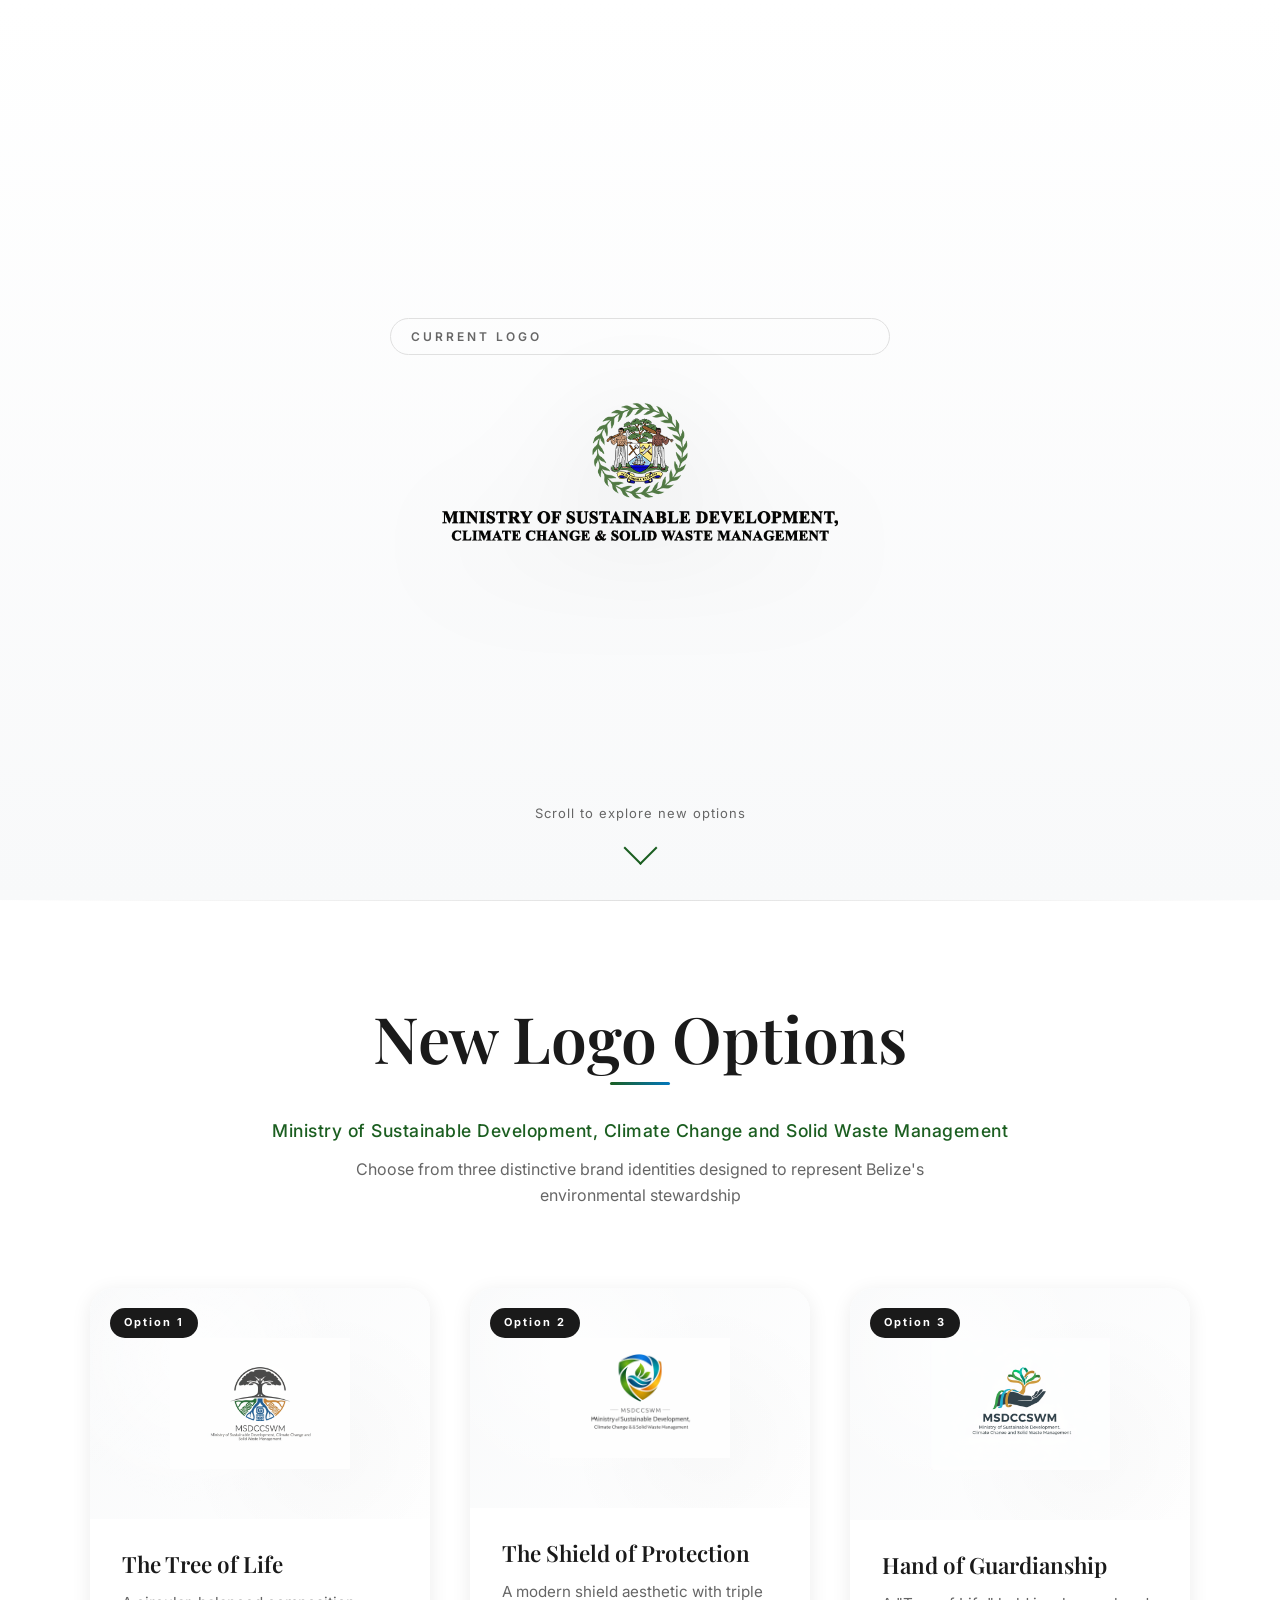
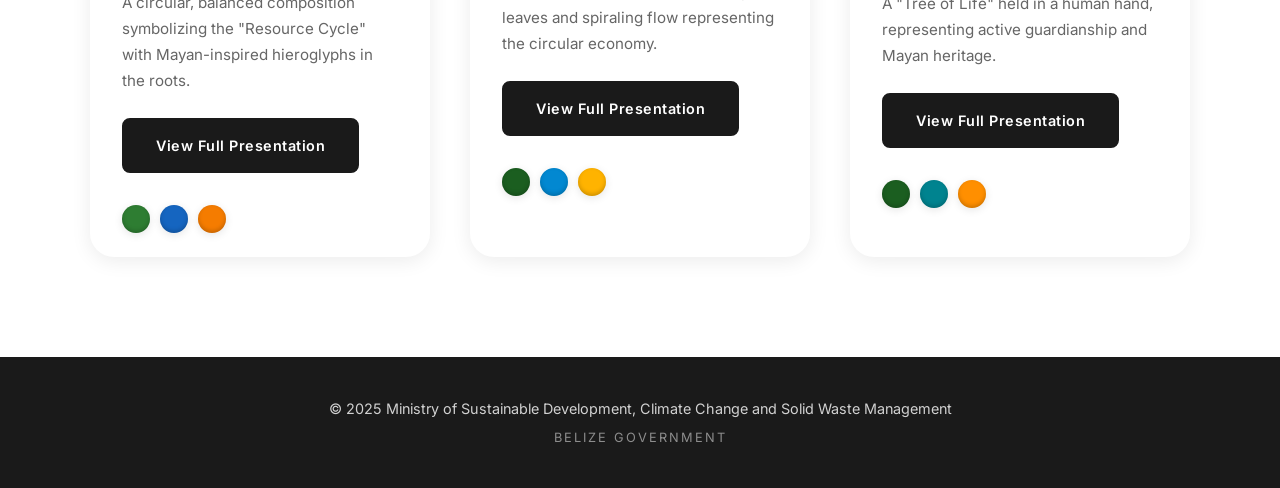
<file: index.html>
<!DOCTYPE html>
<html lang="en">
<head>
    <meta charset="UTF-8">
    <meta name="viewport" content="width=device-width, initial-scale=1.0">
    <title>MSDCCSWM - New Logo Options 2025</title>
    <link rel="stylesheet" href="css/styles.css">
    <link rel="preconnect" href="https://fonts.googleapis.com">
    <link rel="preconnect" href="https://fonts.gstatic.com" crossorigin>
    <link href="https://fonts.googleapis.com/css2?family=Playfair+Display:wght@400;600;700&family=Inter:wght@300;400;500;600;700&display=swap" rel="stylesheet">
</head>
<body>
    <!-- Decorative Elements -->
    <div class="bg-pattern"></div>
    <div class="floating-shape shape-1"></div>
    <div class="floating-shape shape-2"></div>
    <div class="floating-shape shape-3"></div>

    <!-- Old Logo Section -->
    <section class="old-logo-section" id="old-logo">
        <div class="container">
            <div class="section-label">Current Logo</div>
            <div class="old-logo-wrapper">
                <img src="MSDCCSWM NEW LOGO 2025 top bottom.png" alt="MSDCCSWM Current Logo" class="old-logo">
            </div>
            <div class="scroll-indicator">
                <span>Scroll to explore new options</span>
                <div class="scroll-arrow"></div>
            </div>
        </div>
    </section>

    <!-- New Options Section -->
    <section class="options-section" id="options">
        <div class="container">
            <div class="main-title">
                <h1>New Logo Options</h1>
                <p class="subtitle">Ministry of Sustainable Development, Climate Change and Solid Waste Management</p>
                <p class="tagline">Choose from three distinctive brand identities designed to represent Belize's environmental stewardship</p>
            </div>

            <div class="options-grid">
                <!-- Option 1 -->
                <div class="option-card" id="option1">
                    <div class="option-number">Option 1</div>
                    <div class="option-preview">
                        <img src="Option 1/LOGO.png" alt="Option 1 Logo">
                    </div>
                    <div class="option-info">
                        <h2>The Tree of Life</h2>
                        <p>A circular, balanced composition symbolizing the "Resource Cycle" with Mayan-inspired hieroglyphs in the roots.</p>
                        <a href="option1/index.html" class="btn btn-primary">View Full Presentation</a>
                    </div>
                    <div class="option-colors">
                        <span class="color-dot" style="background: #2E7D32;"></span>
                        <span class="color-dot" style="background: #1565C0;"></span>
                        <span class="color-dot" style="background: #F57C00;"></span>
                    </div>
                </div>

                <!-- Option 2 -->
                <div class="option-card" id="option2">
                    <div class="option-number">Option 2</div>
                    <div class="option-preview">
                        <img src="Option 2/LOGO.png" alt="Option 2 Logo">
                    </div>
                    <div class="option-info">
                        <h2>The Shield of Protection</h2>
                        <p>A modern shield aesthetic with triple leaves and spiraling flow representing the circular economy.</p>
                        <a href="option2/index.html" class="btn btn-primary">View Full Presentation</a>
                    </div>
                    <div class="option-colors">
                        <span class="color-dot" style="background: #1B5E20;"></span>
                        <span class="color-dot" style="background: #0288D1;"></span>
                        <span class="color-dot" style="background: #FFB300;"></span>
                    </div>
                </div>

                <!-- Option 3 -->
                <div class="option-card" id="option3">
                    <div class="option-number">Option 3</div>
                    <div class="option-preview">
                        <img src="Option 3/LOGO.png" alt="Option 3 Logo">
                    </div>
                    <div class="option-info">
                        <h2>Hand of Guardianship</h2>
                        <p>A "Tree of Life" held in a human hand, representing active guardianship and Mayan heritage.</p>
                        <a href="option3/index.html" class="btn btn-primary">View Full Presentation</a>
                    </div>
                    <div class="option-colors">
                        <span class="color-dot" style="background: #1B5E20;"></span>
                        <span class="color-dot" style="background: #00838F;"></span>
                        <span class="color-dot" style="background: #FF8F00;"></span>
                    </div>
                </div>
            </div>
        </div>
    </section>

    <!-- Footer -->
    <footer class="footer">
        <div class="container">
            <p>&copy; 2025 Ministry of Sustainable Development, Climate Change and Solid Waste Management</p>
            <p class="footer-sub">Belize Government</p>
        </div>
    </footer>

    <script src="js/main.js"></script>
</body>
</html>
</file>
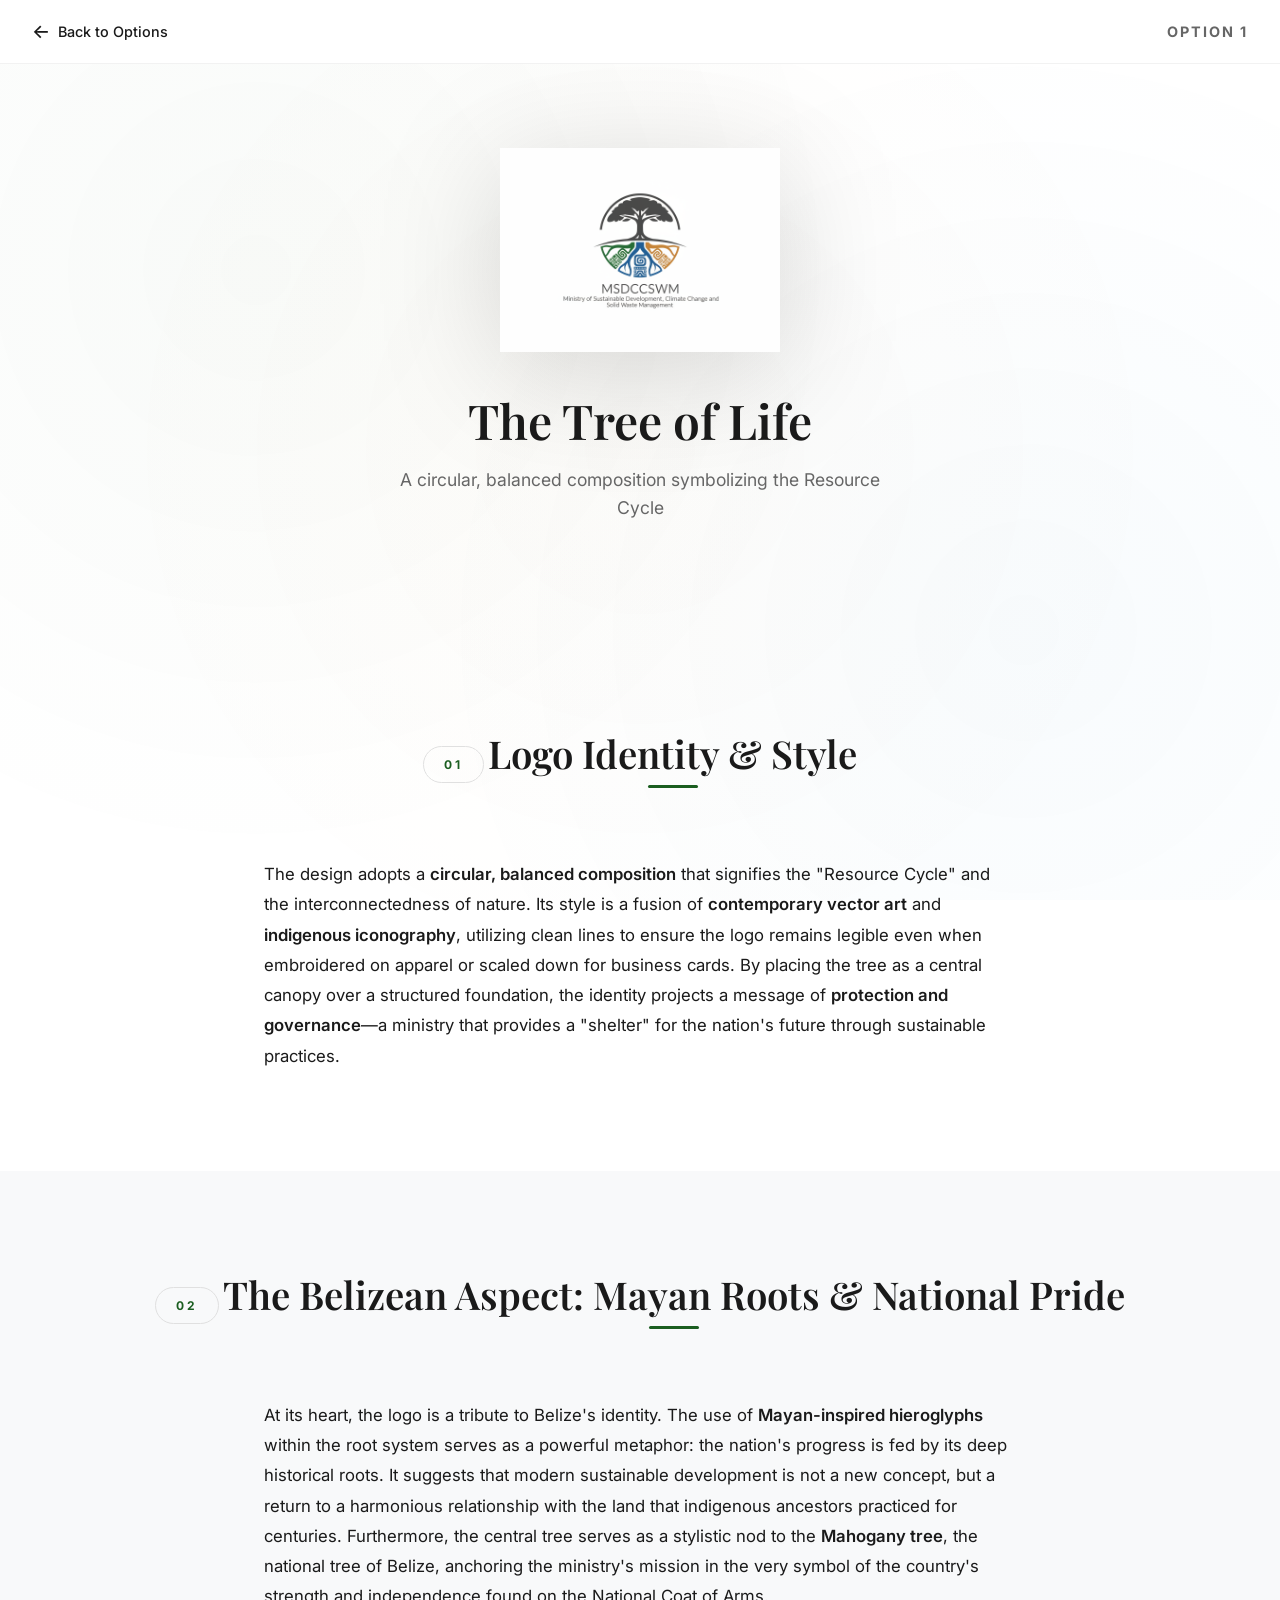
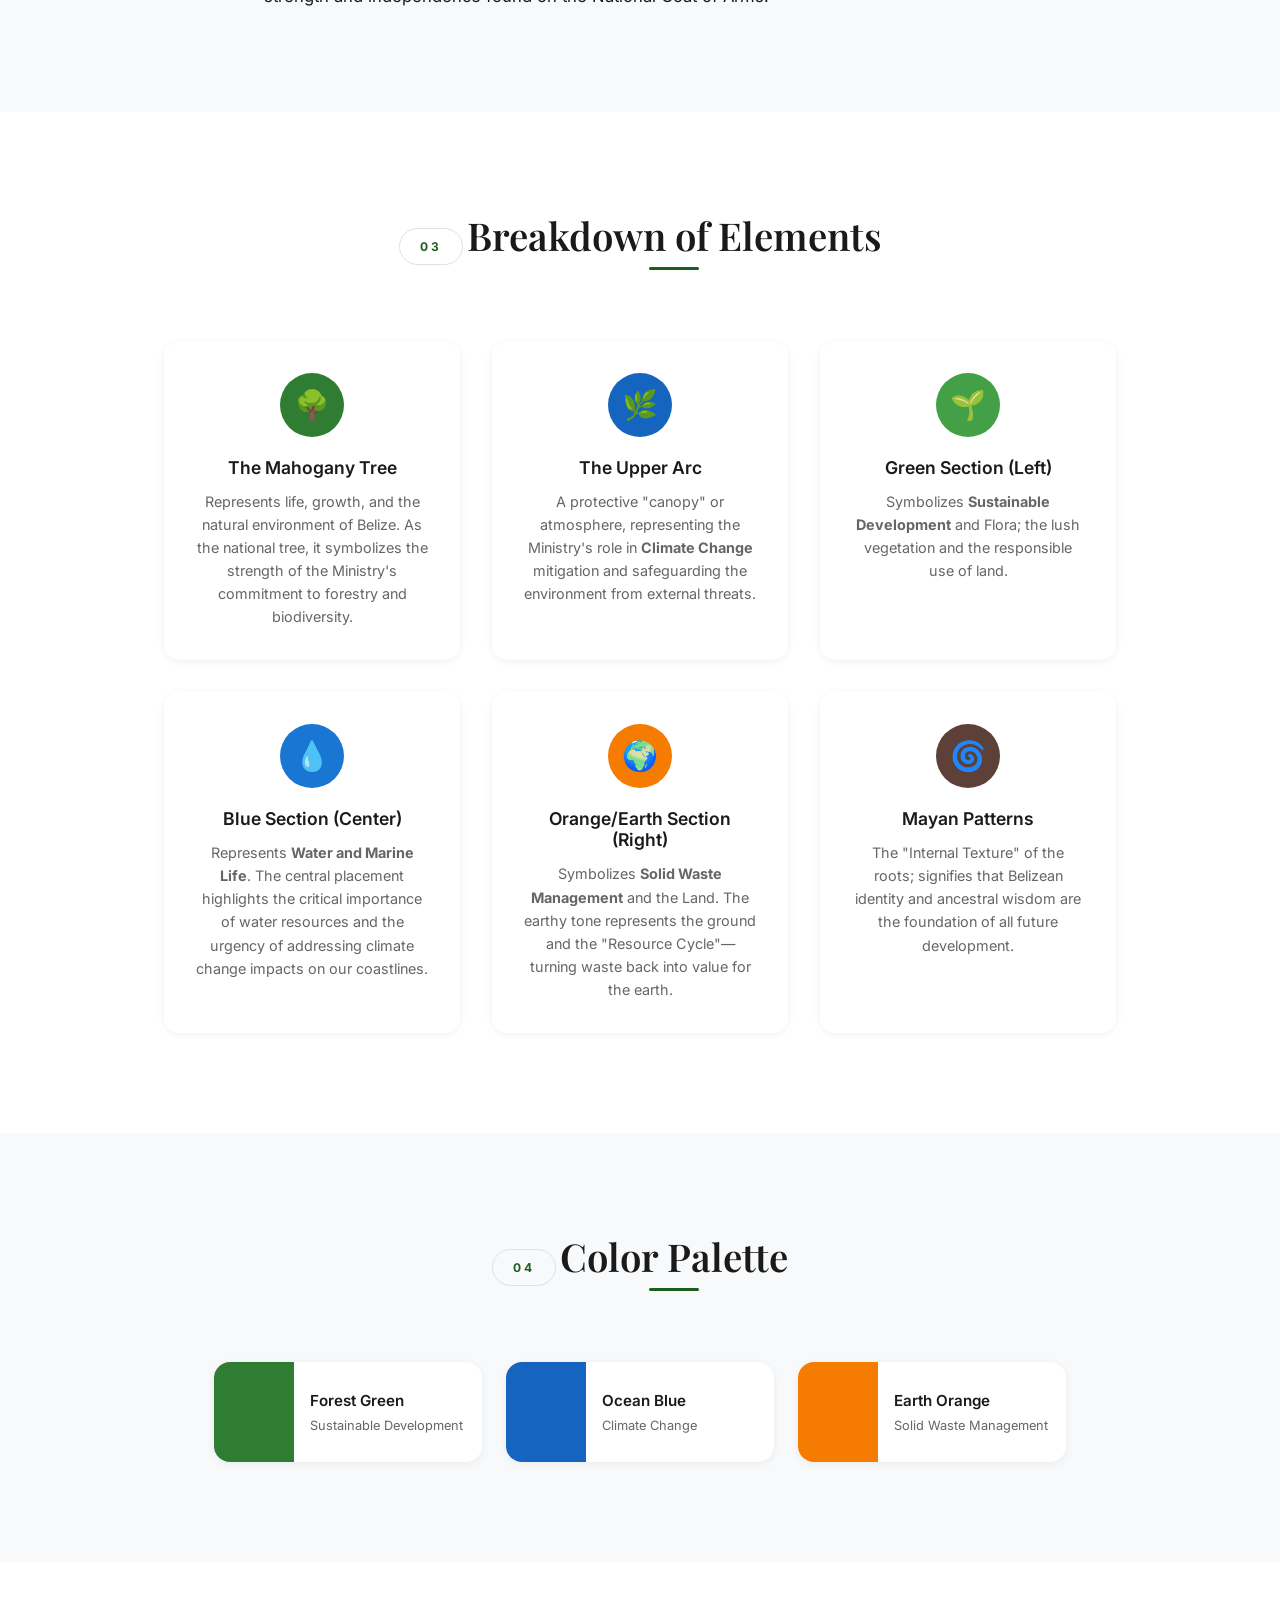
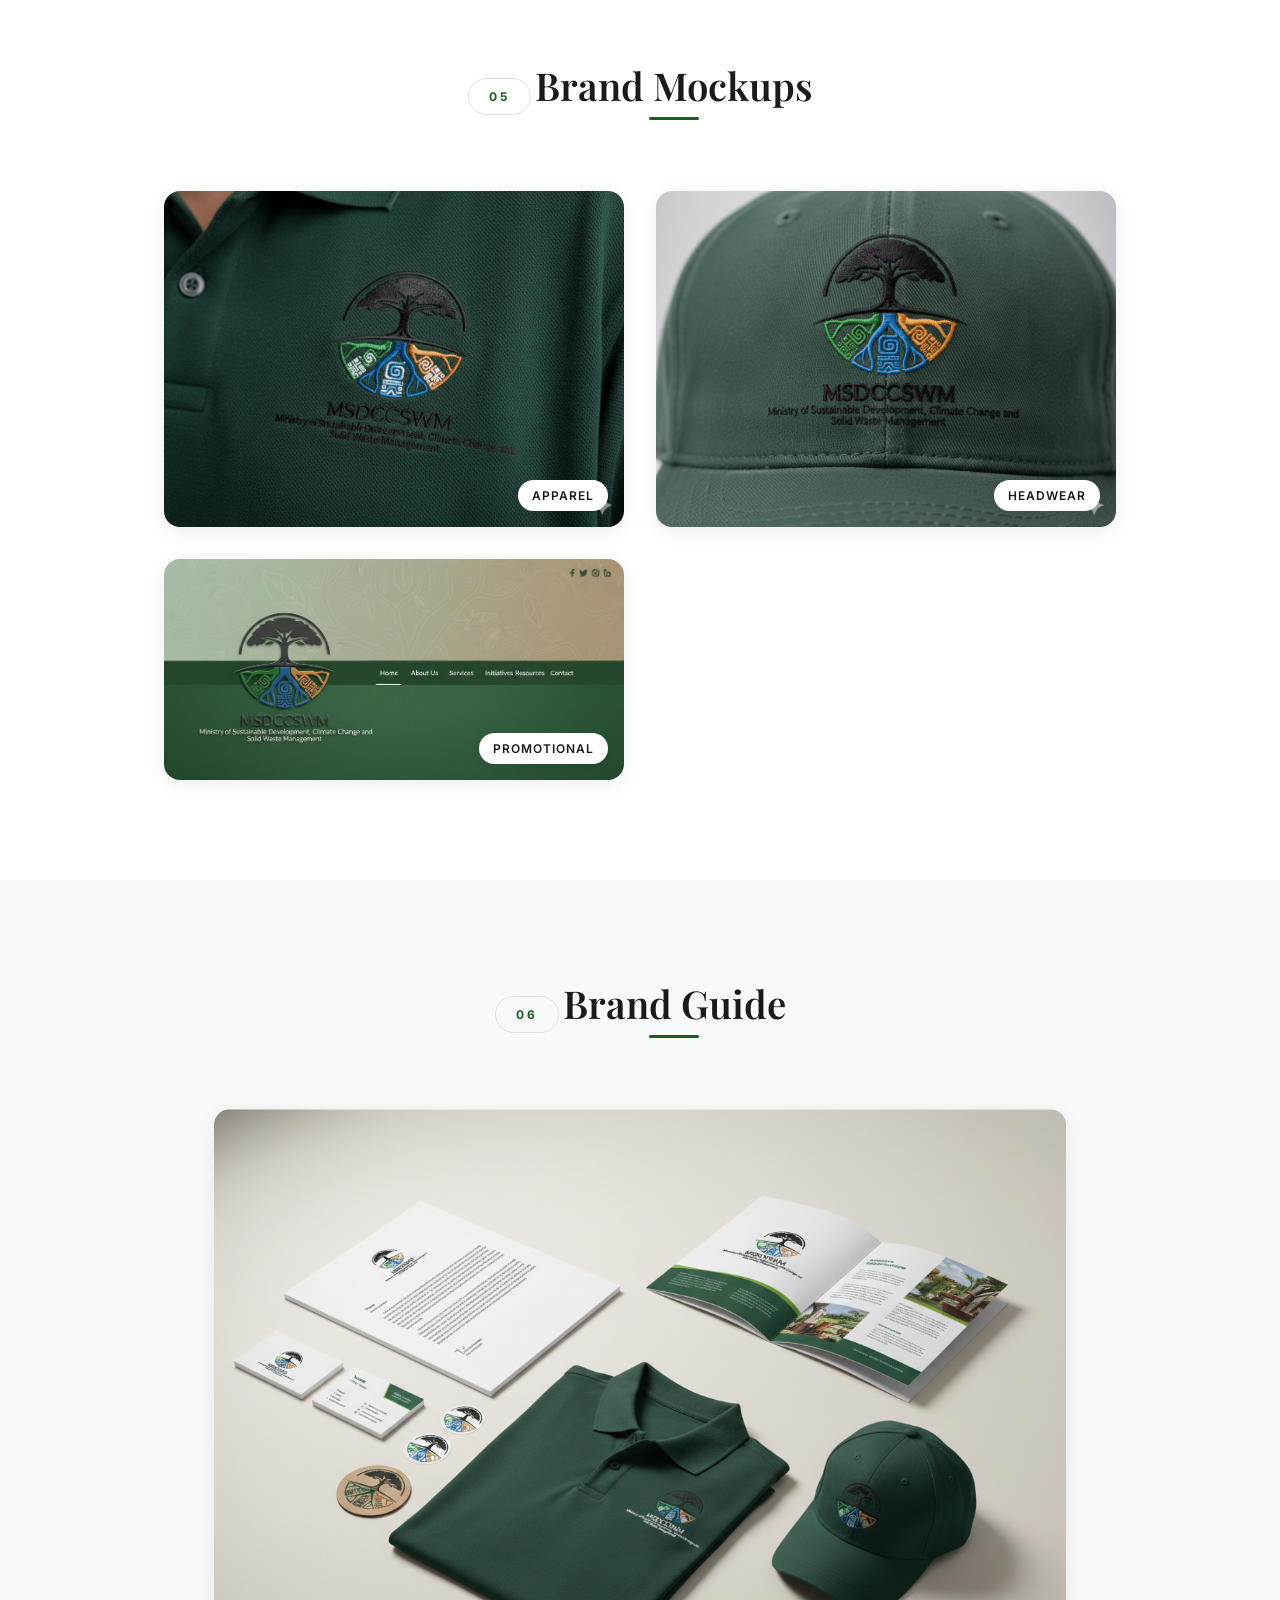
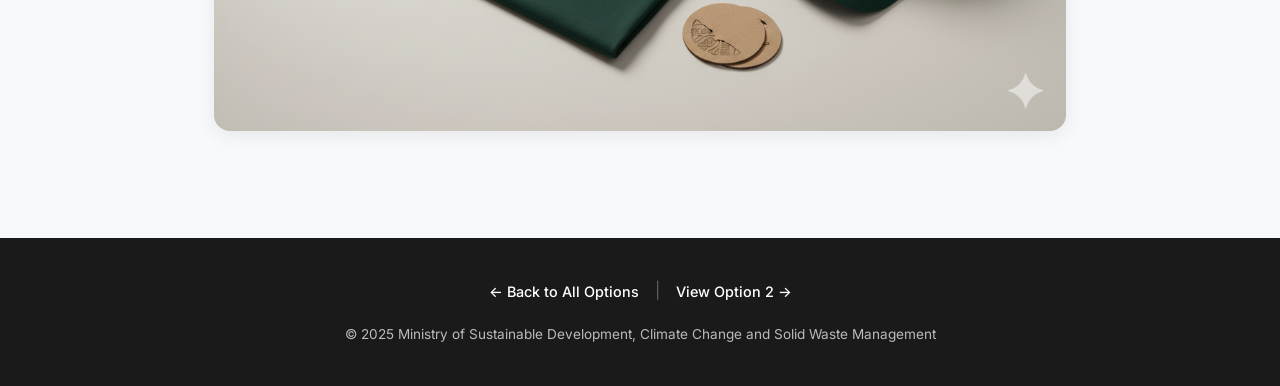
<file: option1/index.html>
<!DOCTYPE html>
<html lang="en">
<head>
    <meta charset="UTF-8">
    <meta name="viewport" content="width=device-width, initial-scale=1.0">
    <title>Option 1 - MSDCCSWM New Logo</title>
    <link rel="stylesheet" href="../css/styles.css">
    <link rel="stylesheet" href="../css/option.css">
    <link rel="preconnect" href="https://fonts.googleapis.com">
    <link rel="preconnect" href="https://fonts.gstatic.com" crossorigin>
    <link href="https://fonts.googleapis.com/css2?family=Playfair+Display:wght@400;600;700&family=Inter:wght@300;400;500;600;700&display=swap" rel="stylesheet">
</head>
<body class="option-page option-1">
    <div class="bg-pattern"></div>
    
    <!-- Navigation -->
    <nav class="top-nav">
        <a href="../index.html" class="back-link">
            <span class="back-arrow">←</span> Back to Options
        </a>
        <div class="nav-title">Option 1</div>
    </nav>

    <!-- Hero Section -->
    <section class="option-hero">
        <div class="container">
            <div class="hero-logo">
                <img src="../Option 1/LOGO.png" alt="Option 1 Logo">
            </div>
            <h1 class="hero-title">The Tree of Life</h1>
            <p class="hero-tagline">A circular, balanced composition symbolizing the Resource Cycle</p>
        </div>
    </section>

    <!-- Logo Identity -->
    <section class="content-section" id="identity">
        <div class="container">
            <div class="section-header">
                <span class="section-label">01</span>
                <h2>Logo Identity & Style</h2>
            </div>
            <div class="section-content">
                <p>The design adopts a <strong>circular, balanced composition</strong> that signifies the "Resource Cycle" and the interconnectedness of nature. Its style is a fusion of <strong>contemporary vector art</strong> and <strong>indigenous iconography</strong>, utilizing clean lines to ensure the logo remains legible even when embroidered on apparel or scaled down for business cards. By placing the tree as a central canopy over a structured foundation, the identity projects a message of <strong>protection and governance</strong>—a ministry that provides a "shelter" for the nation's future through sustainable practices.</p>
            </div>
        </div>
    </section>

    <!-- Belizean Aspect -->
    <section class="content-section alt-bg" id="belizean">
        <div class="container">
            <div class="section-header">
                <span class="section-label">02</span>
                <h2>The Belizean Aspect: Mayan Roots & National Pride</h2>
            </div>
            <div class="section-content">
                <p>At its heart, the logo is a tribute to Belize's identity. The use of <strong>Mayan-inspired hieroglyphs</strong> within the root system serves as a powerful metaphor: the nation's progress is fed by its deep historical roots. It suggests that modern sustainable development is not a new concept, but a return to a harmonious relationship with the land that indigenous ancestors practiced for centuries. Furthermore, the central tree serves as a stylistic nod to the <strong>Mahogany tree</strong>, the national tree of Belize, anchoring the ministry's mission in the very symbol of the country's strength and independence found on the National Coat of Arms.</p>
            </div>
        </div>
    </section>

    <!-- Breakdown -->
    <section class="content-section" id="breakdown">
        <div class="container">
            <div class="section-header">
                <span class="section-label">03</span>
                <h2>Breakdown of Elements</h2>
            </div>
            <div class="elements-grid">
                <div class="element-card">
                    <div class="element-icon" style="background: #2E7D32;">
                        <span>🌳</span>
                    </div>
                    <h3>The Mahogany Tree</h3>
                    <p>Represents life, growth, and the natural environment of Belize. As the national tree, it symbolizes the strength of the Ministry's commitment to forestry and biodiversity.</p>
                </div>
                <div class="element-card">
                    <div class="element-icon" style="background: #1565C0;">
                        <span>🌿</span>
                    </div>
                    <h3>The Upper Arc</h3>
                    <p>A protective "canopy" or atmosphere, representing the Ministry's role in <strong>Climate Change</strong> mitigation and safeguarding the environment from external threats.</p>
                </div>
                <div class="element-card">
                    <div class="element-icon" style="background: #43A047;">
                        <span>🌱</span>
                    </div>
                    <h3>Green Section (Left)</h3>
                    <p>Symbolizes <strong>Sustainable Development</strong> and Flora; the lush vegetation and the responsible use of land.</p>
                </div>
                <div class="element-card">
                    <div class="element-icon" style="background: #1976D2;">
                        <span>💧</span>
                    </div>
                    <h3>Blue Section (Center)</h3>
                    <p>Represents <strong>Water and Marine Life</strong>. The central placement highlights the critical importance of water resources and the urgency of addressing climate change impacts on our coastlines.</p>
                </div>
                <div class="element-card">
                    <div class="element-icon" style="background: #F57C00;">
                        <span>🌍</span>
                    </div>
                    <h3>Orange/Earth Section (Right)</h3>
                    <p>Symbolizes <strong>Solid Waste Management</strong> and the Land. The earthy tone represents the ground and the "Resource Cycle"—turning waste back into value for the earth.</p>
                </div>
                <div class="element-card">
                    <div class="element-icon" style="background: #5D4037;">
                        <span>🌀</span>
                    </div>
                    <h3>Mayan Patterns</h3>
                    <p>The "Internal Texture" of the roots; signifies that Belizean identity and ancestral wisdom are the foundation of all future development.</p>
                </div>
            </div>
        </div>
    </section>

    <!-- Color Guide -->
    <section class="content-section alt-bg" id="colors">
        <div class="container">
            <div class="section-header">
                <span class="section-label">04</span>
                <h2>Color Palette</h2>
            </div>
            <div class="color-palette">
                <div class="color-item">
                    <div class="color-swatch" style="background: #2E7D32;"></div>
                    <div class="color-info">
                        <span class="color-name">Forest Green</span>
                        <span class="color-use">Sustainable Development</span>
                    </div>
                </div>
                <div class="color-item">
                    <div class="color-swatch" style="background: #1565C0;"></div>
                    <div class="color-info">
                        <span class="color-name">Ocean Blue</span>
                        <span class="color-use">Climate Change</span>
                    </div>
                </div>
                <div class="color-item">
                    <div class="color-swatch" style="background: #F57C00;"></div>
                    <div class="color-info">
                        <span class="color-name">Earth Orange</span>
                        <span class="color-use">Solid Waste Management</span>
                    </div>
                </div>
            </div>
        </div>
    </section>

    <!-- Mockups -->
    <section class="content-section" id="mockups">
        <div class="container">
            <div class="section-header">
                <span class="section-label">05</span>
                <h2>Brand Mockups</h2>
            </div>
            <div class="mockups-grid">
                <div class="mockup-card">
                    <img src="../Option 1/SHIRT MOC UP.png" alt="Shirt Mockup">
                    <span class="mockup-label">Apparel</span>
                </div>
                <div class="mockup-card">
                    <img src="../Option 1/CAM MOC UP.png" alt="Cap Mockup">
                    <span class="mockup-label">Headwear</span>
                </div>
                <div class="mockup-card">
                    <img src="../Option 1/BANNER.png" alt="Banner Mockup">
                    <span class="mockup-label">Promotional</span>
                </div>
            </div>
        </div>
    </section>

    <!-- Brand Guide -->
    <section class="content-section alt-bg" id="brandguide">
        <div class="container">
            <div class="section-header">
                <span class="section-label">06</span>
                <h2>Brand Guide</h2>
            </div>
            <div class="brand-guide">
                <img src="../Option 1/BRAND .png" alt="Brand Guide" class="brand-guide-img">
            </div>
        </div>
    </section>

    <!-- Footer -->
    <footer class="footer">
        <div class="container">
            <div class="footer-nav">
                <a href="../index.html">← Back to All Options</a>
                <span class="divider">|</span>
                <a href="../option2/index.html">View Option 2 →</a>
            </div>
            <p>&copy; 2025 Ministry of Sustainable Development, Climate Change and Solid Waste Management</p>
        </div>
    </footer>

    <script src="../js/main.js"></script>
</body>
</html>
</file>
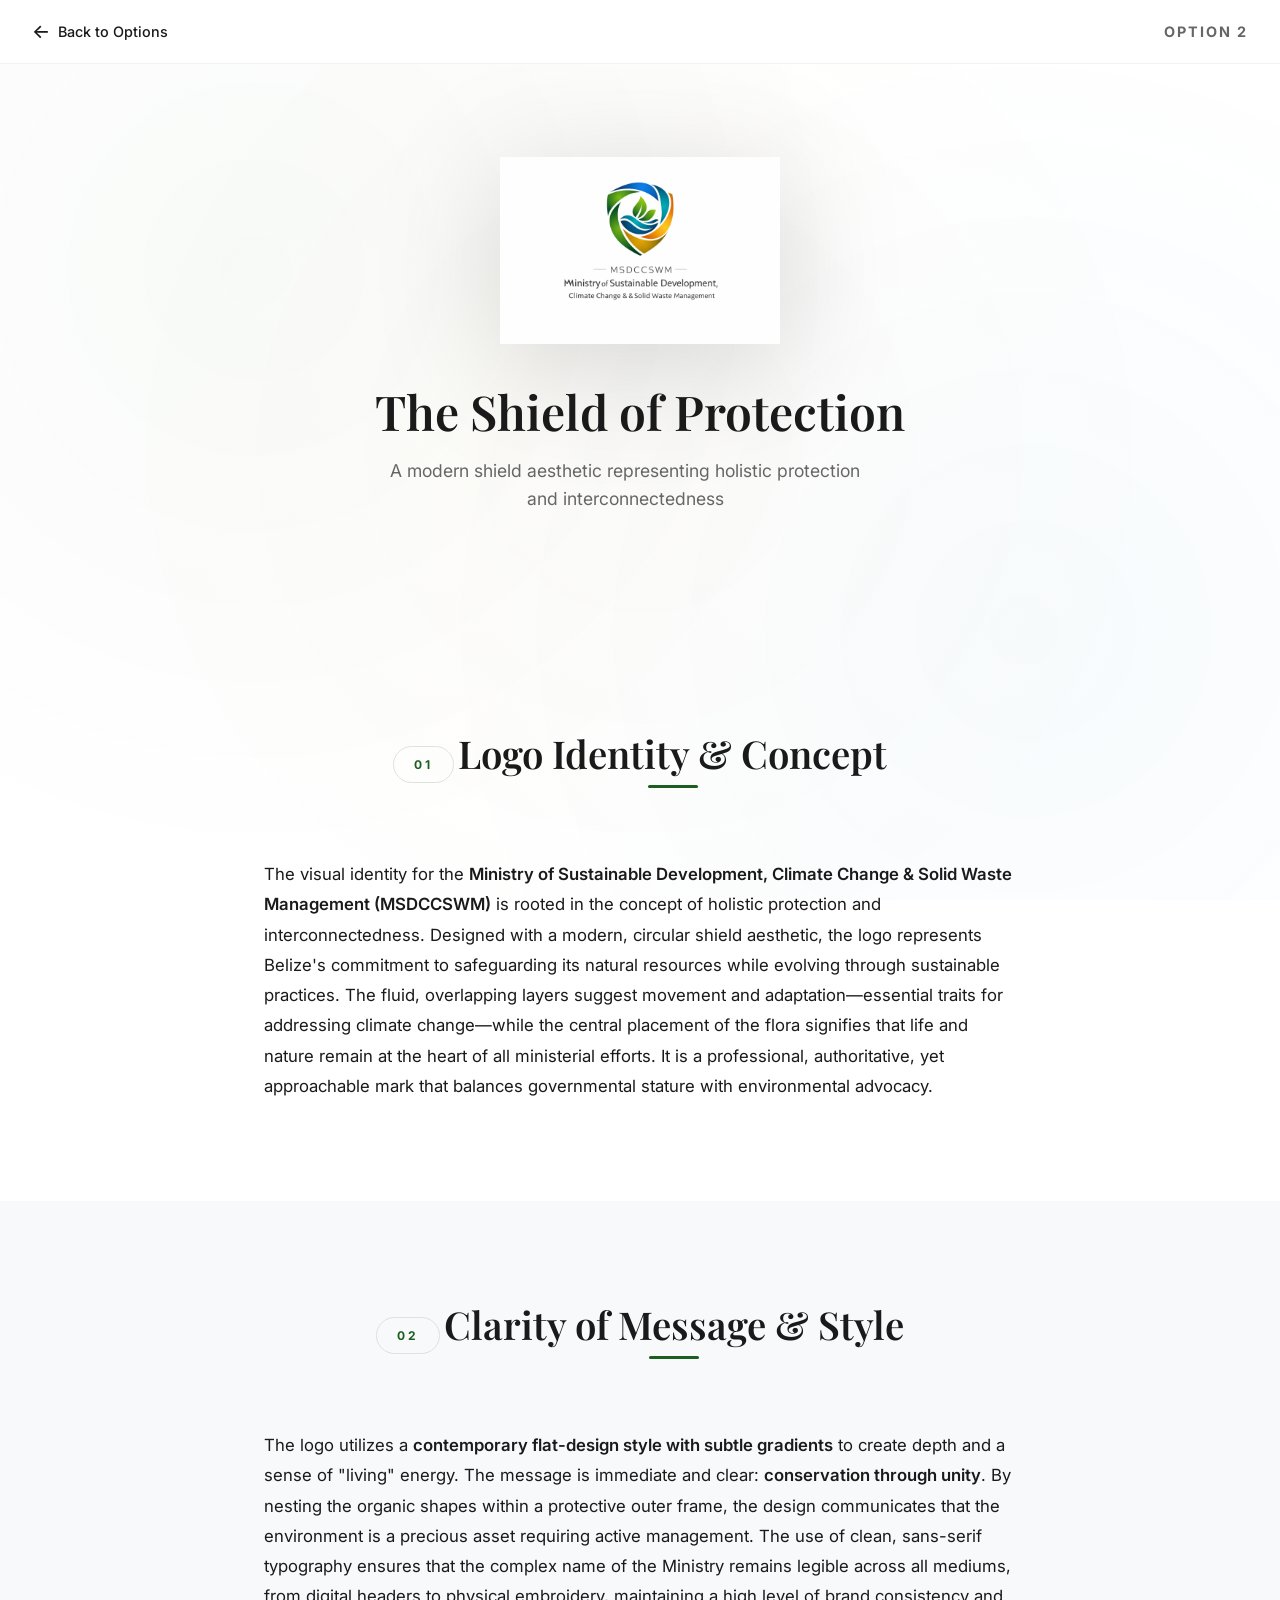
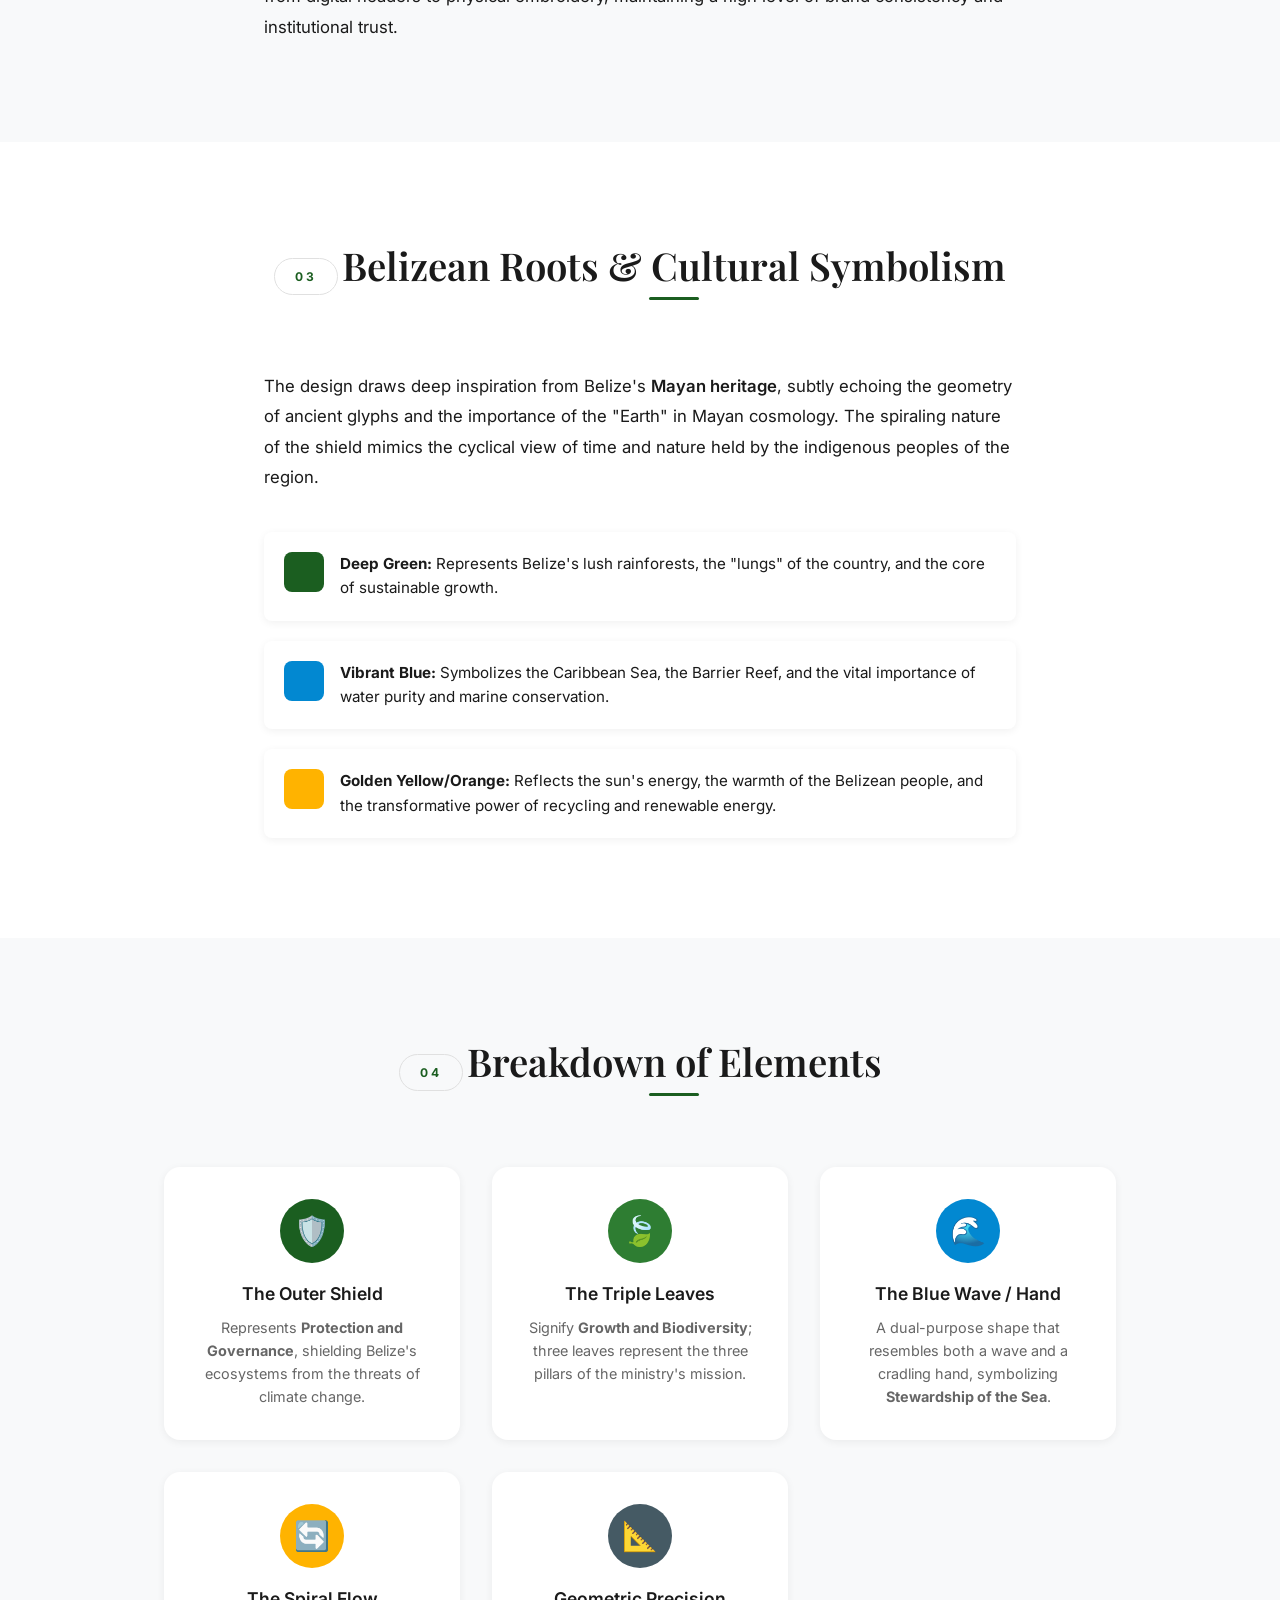
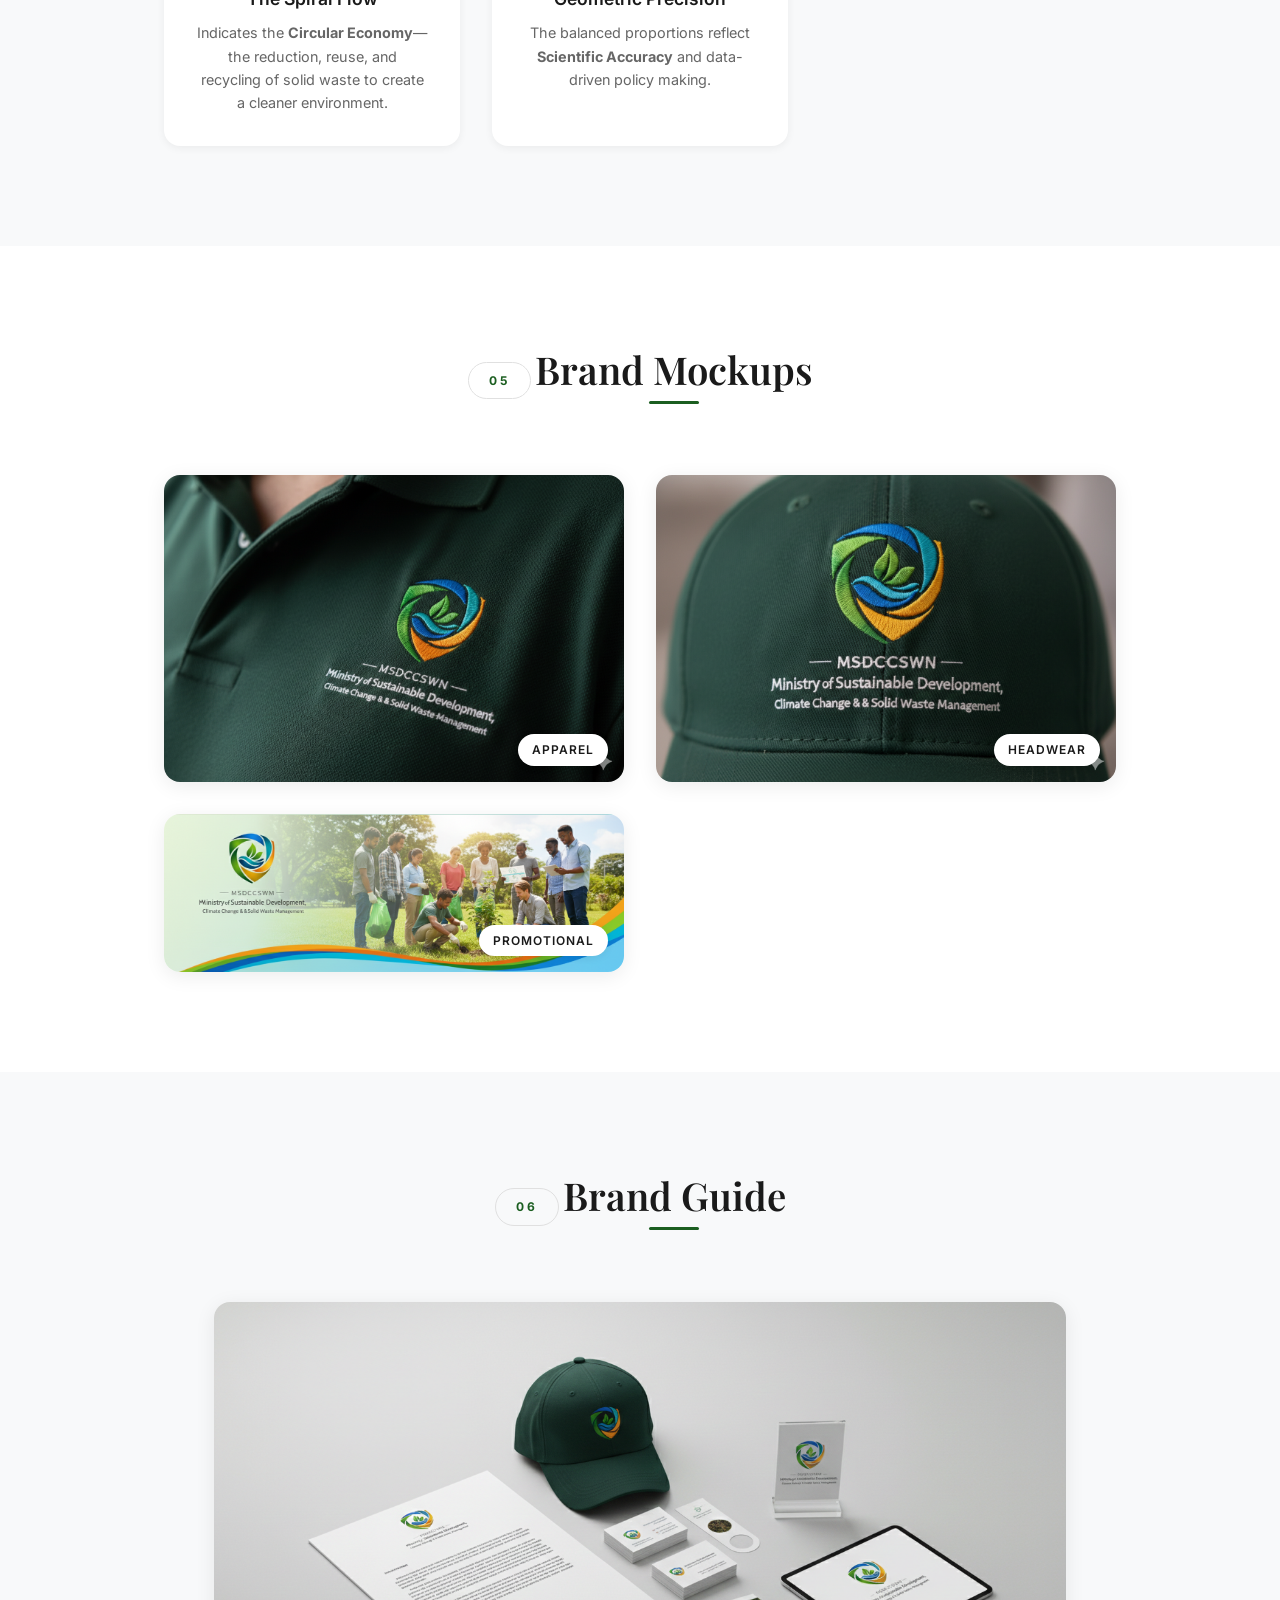
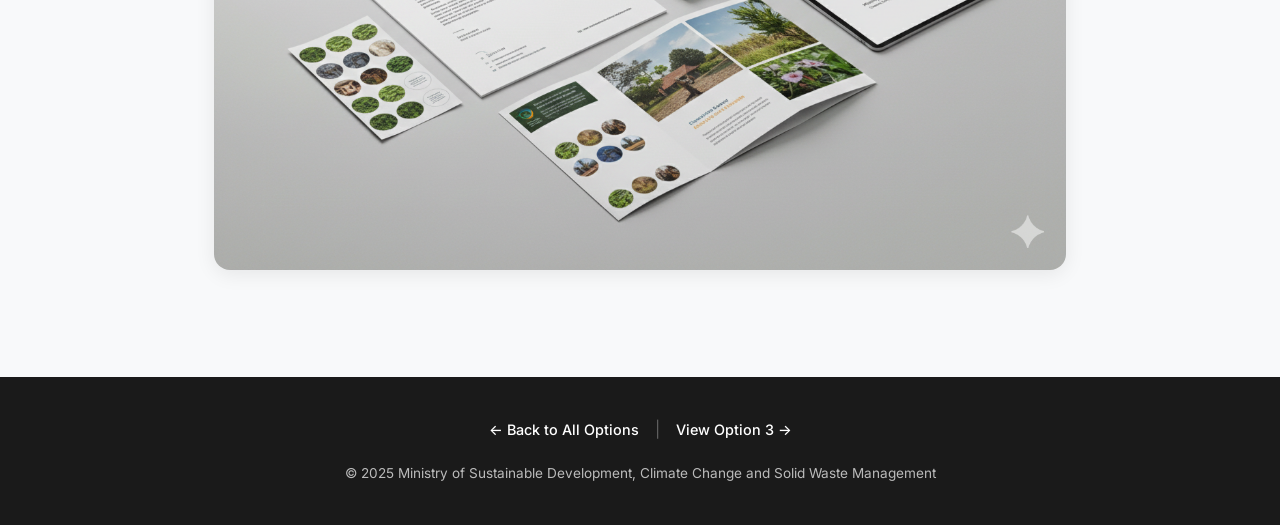
<file: option2/index.html>
<!DOCTYPE html>
<html lang="en">
<head>
    <meta charset="UTF-8">
    <meta name="viewport" content="width=device-width, initial-scale=1.0">
    <title>Option 2 - MSDCCSWM New Logo</title>
    <link rel="stylesheet" href="../css/styles.css">
    <link rel="stylesheet" href="../css/option.css">
    <link rel="preconnect" href="https://fonts.googleapis.com">
    <link rel="preconnect" href="https://fonts.gstatic.com" crossorigin>
    <link href="https://fonts.googleapis.com/css2?family=Playfair+Display:wght@400;600;700&family=Inter:wght@300;400;500;600;700&display=swap" rel="stylesheet">
</head>
<body class="option-page option-2">
    <div class="bg-pattern"></div>
    
    <!-- Navigation -->
    <nav class="top-nav">
        <a href="../index.html" class="back-link">
            <span class="back-arrow">←</span> Back to Options
        </a>
        <div class="nav-title">Option 2</div>
    </nav>

    <!-- Hero Section -->
    <section class="option-hero">
        <div class="container">
            <div class="hero-logo">
                <img src="../Option 2/LOGO.png" alt="Option 2 Logo">
            </div>
            <h1 class="hero-title">The Shield of Protection</h1>
            <p class="hero-tagline">A modern shield aesthetic representing holistic protection and interconnectedness</p>
        </div>
    </section>

    <!-- Logo Identity -->
    <section class="content-section" id="identity">
        <div class="container">
            <div class="section-header">
                <span class="section-label">01</span>
                <h2>Logo Identity & Concept</h2>
            </div>
            <div class="section-content">
                <p>The visual identity for the <strong>Ministry of Sustainable Development, Climate Change & Solid Waste Management (MSDCCSWM)</strong> is rooted in the concept of holistic protection and interconnectedness. Designed with a modern, circular shield aesthetic, the logo represents Belize's commitment to safeguarding its natural resources while evolving through sustainable practices. The fluid, overlapping layers suggest movement and adaptation—essential traits for addressing climate change—while the central placement of the flora signifies that life and nature remain at the heart of all ministerial efforts. It is a professional, authoritative, yet approachable mark that balances governmental stature with environmental advocacy.</p>
            </div>
        </div>
    </section>

    <!-- Style -->
    <section class="content-section alt-bg" id="style">
        <div class="container">
            <div class="section-header">
                <span class="section-label">02</span>
                <h2>Clarity of Message & Style</h2>
            </div>
            <div class="section-content">
                <p>The logo utilizes a <strong>contemporary flat-design style with subtle gradients</strong> to create depth and a sense of "living" energy. The message is immediate and clear: <strong>conservation through unity</strong>. By nesting the organic shapes within a protective outer frame, the design communicates that the environment is a precious asset requiring active management. The use of clean, sans-serif typography ensures that the complex name of the Ministry remains legible across all mediums, from digital headers to physical embroidery, maintaining a high level of brand consistency and institutional trust.</p>
            </div>
        </div>
    </section>

    <!-- Belizean Roots -->
    <section class="content-section" id="belizean">
        <div class="container">
            <div class="section-header">
                <span class="section-label">03</span>
                <h2>Belizean Roots & Cultural Symbolism</h2>
            </div>
            <div class="section-content">
                <p>The design draws deep inspiration from Belize's <strong>Mayan heritage</strong>, subtly echoing the geometry of ancient glyphs and the importance of the "Earth" in Mayan cosmology. The spiraling nature of the shield mimics the cyclical view of time and nature held by the indigenous peoples of the region.</p>
                <div class="color-symbolism">
                    <div class="symbolism-item">
                        <div class="symbolism-color" style="background: #1B5E20;"></div>
                        <div>
                            <strong>Deep Green:</strong> Represents Belize's lush rainforests, the "lungs" of the country, and the core of sustainable growth.
                        </div>
                    </div>
                    <div class="symbolism-item">
                        <div class="symbolism-color" style="background: #0288D1;"></div>
                        <div>
                            <strong>Vibrant Blue:</strong> Symbolizes the Caribbean Sea, the Barrier Reef, and the vital importance of water purity and marine conservation.
                        </div>
                    </div>
                    <div class="symbolism-item">
                        <div class="symbolism-color" style="background: #FFB300;"></div>
                        <div>
                            <strong>Golden Yellow/Orange:</strong> Reflects the sun's energy, the warmth of the Belizean people, and the transformative power of recycling and renewable energy.
                        </div>
                    </div>
                </div>
            </div>
        </div>
    </section>

    <!-- Breakdown -->
    <section class="content-section alt-bg" id="breakdown">
        <div class="container">
            <div class="section-header">
                <span class="section-label">04</span>
                <h2>Breakdown of Elements</h2>
            </div>
            <div class="elements-grid">
                <div class="element-card">
                    <div class="element-icon" style="background: #1B5E20;">
                        <span>🛡️</span>
                    </div>
                    <h3>The Outer Shield</h3>
                    <p>Represents <strong>Protection and Governance</strong>, shielding Belize's ecosystems from the threats of climate change.</p>
                </div>
                <div class="element-card">
                    <div class="element-icon" style="background: #2E7D32;">
                        <span>🍃</span>
                    </div>
                    <h3>The Triple Leaves</h3>
                    <p>Signify <strong>Growth and Biodiversity</strong>; three leaves represent the three pillars of the ministry's mission.</p>
                </div>
                <div class="element-card">
                    <div class="element-icon" style="background: #0288D1;">
                        <span>🌊</span>
                    </div>
                    <h3>The Blue Wave / Hand</h3>
                    <p>A dual-purpose shape that resembles both a wave and a cradling hand, symbolizing <strong>Stewardship of the Sea</strong>.</p>
                </div>
                <div class="element-card">
                    <div class="element-icon" style="background: #FFB300;">
                        <span>🔄</span>
                    </div>
                    <h3>The Spiral Flow</h3>
                    <p>Indicates the <strong>Circular Economy</strong>—the reduction, reuse, and recycling of solid waste to create a cleaner environment.</p>
                </div>
                <div class="element-card">
                    <div class="element-icon" style="background: #455A64;">
                        <span>📐</span>
                    </div>
                    <h3>Geometric Precision</h3>
                    <p>The balanced proportions reflect <strong>Scientific Accuracy</strong> and data-driven policy making.</p>
                </div>
            </div>
        </div>
    </section>

    <!-- Mockups -->
    <section class="content-section" id="mockups">
        <div class="container">
            <div class="section-header">
                <span class="section-label">05</span>
                <h2>Brand Mockups</h2>
            </div>
            <div class="mockups-grid">
                <div class="mockup-card">
                    <img src="../Option 2/SHIRT MOC UP.png" alt="Shirt Mockup">
                    <span class="mockup-label">Apparel</span>
                </div>
                <div class="mockup-card">
                    <img src="../Option 2/CAP MOC UP.png" alt="Cap Mockup">
                    <span class="mockup-label">Headwear</span>
                </div>
                <div class="mockup-card">
                    <img src="../Option 2/BANNER.png" alt="Banner Mockup">
                    <span class="mockup-label">Promotional</span>
                </div>
            </div>
        </div>
    </section>

    <!-- Brand Guide -->
    <section class="content-section alt-bg" id="brandguide">
        <div class="container">
            <div class="section-header">
                <span class="section-label">06</span>
                <h2>Brand Guide</h2>
            </div>
            <div class="brand-guide">
                <img src="../Option 2/BRAND.png" alt="Brand Guide" class="brand-guide-img">
            </div>
        </div>
    </section>

    <!-- Footer -->
    <footer class="footer">
        <div class="container">
            <div class="footer-nav">
                <a href="../index.html">← Back to All Options</a>
                <span class="divider">|</span>
                <a href="../option3/index.html">View Option 3 →</a>
            </div>
            <p>&copy; 2025 Ministry of Sustainable Development, Climate Change and Solid Waste Management</p>
        </div>
    </footer>

    <script src="../js/main.js"></script>
</body>
</html>
</file>
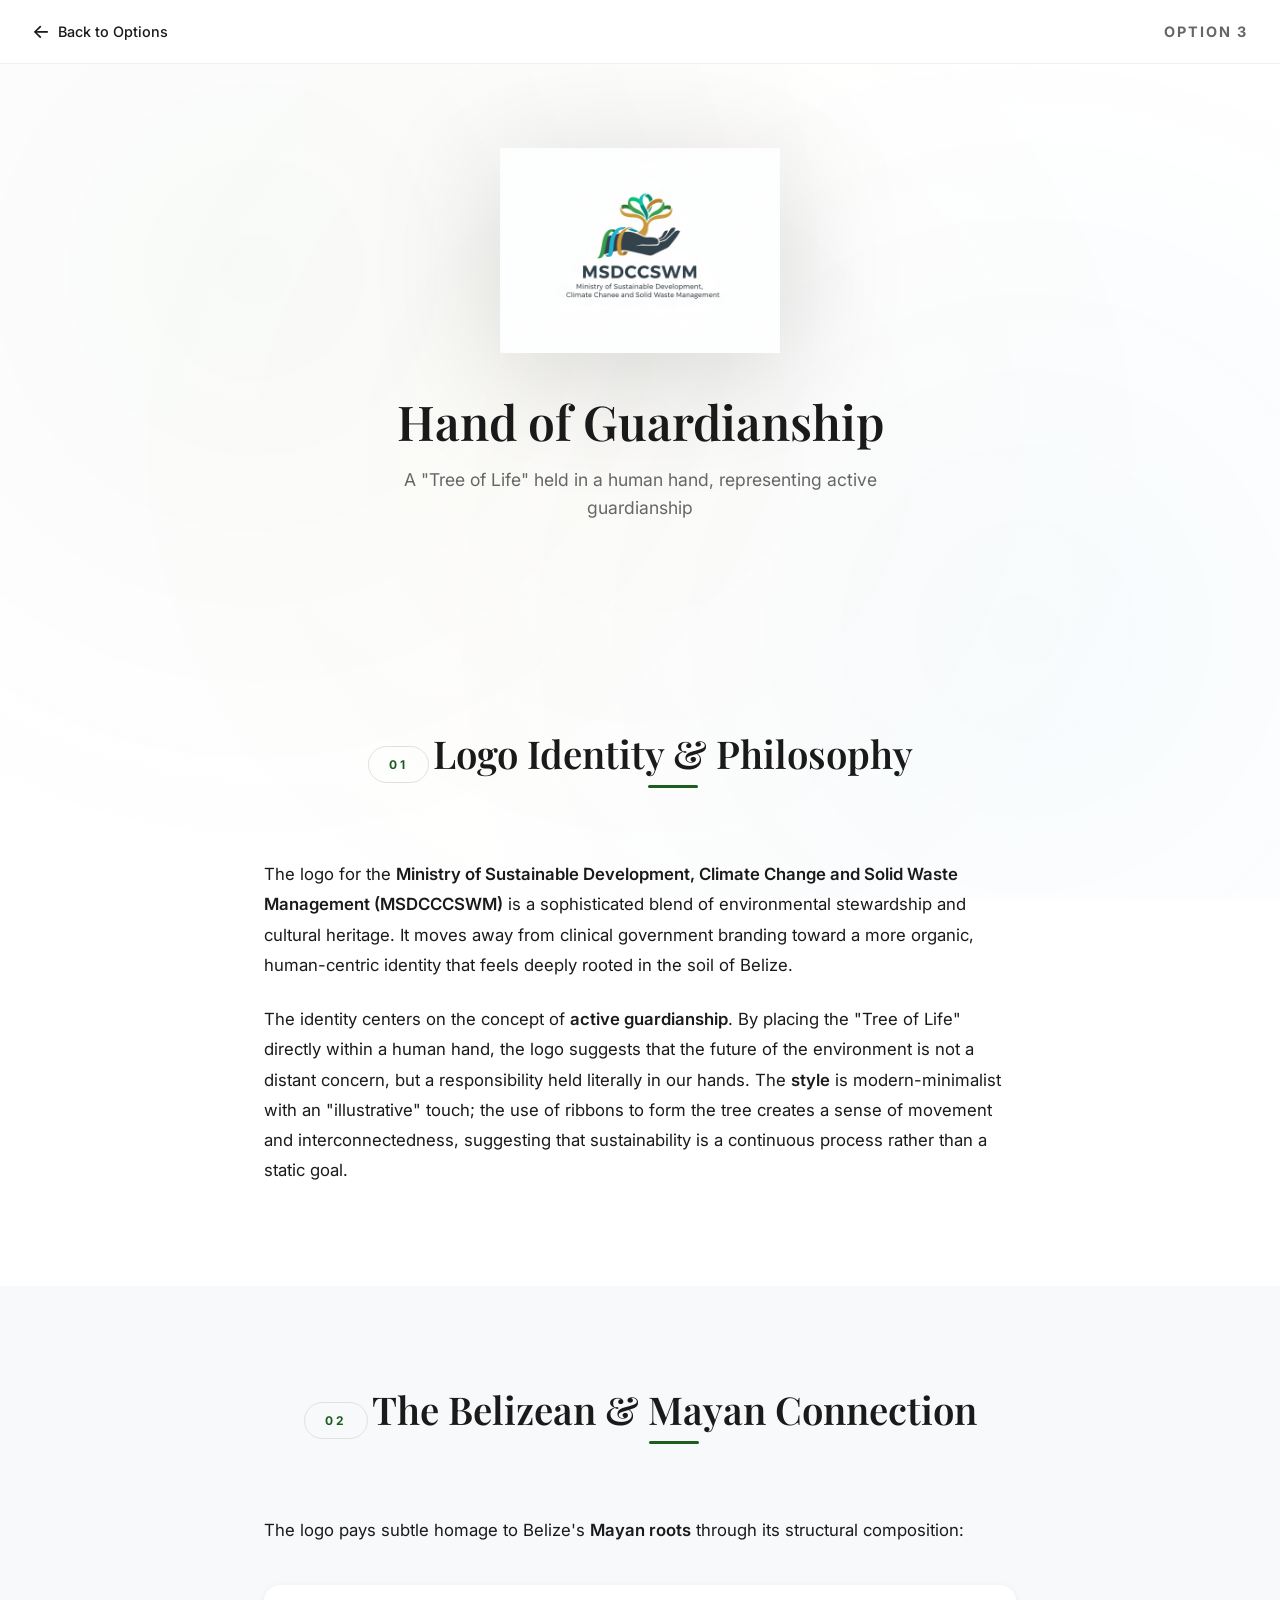
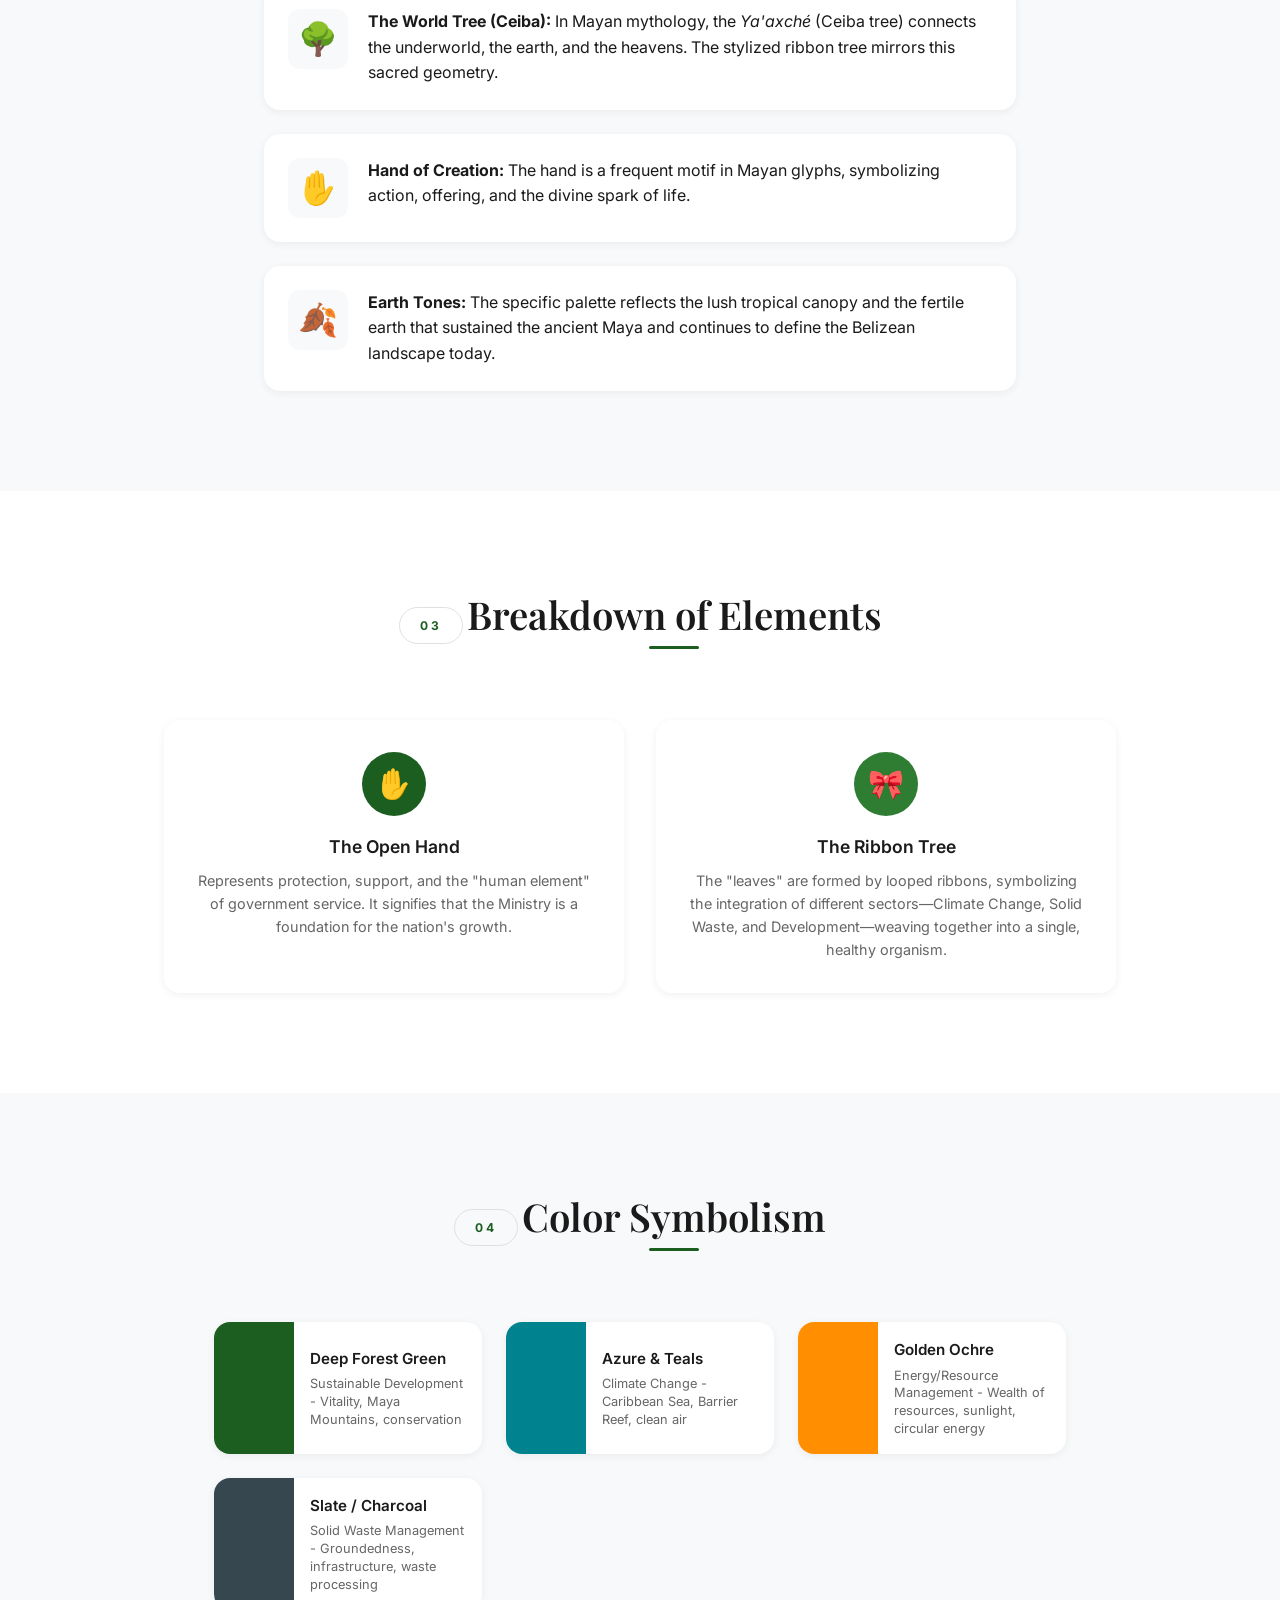
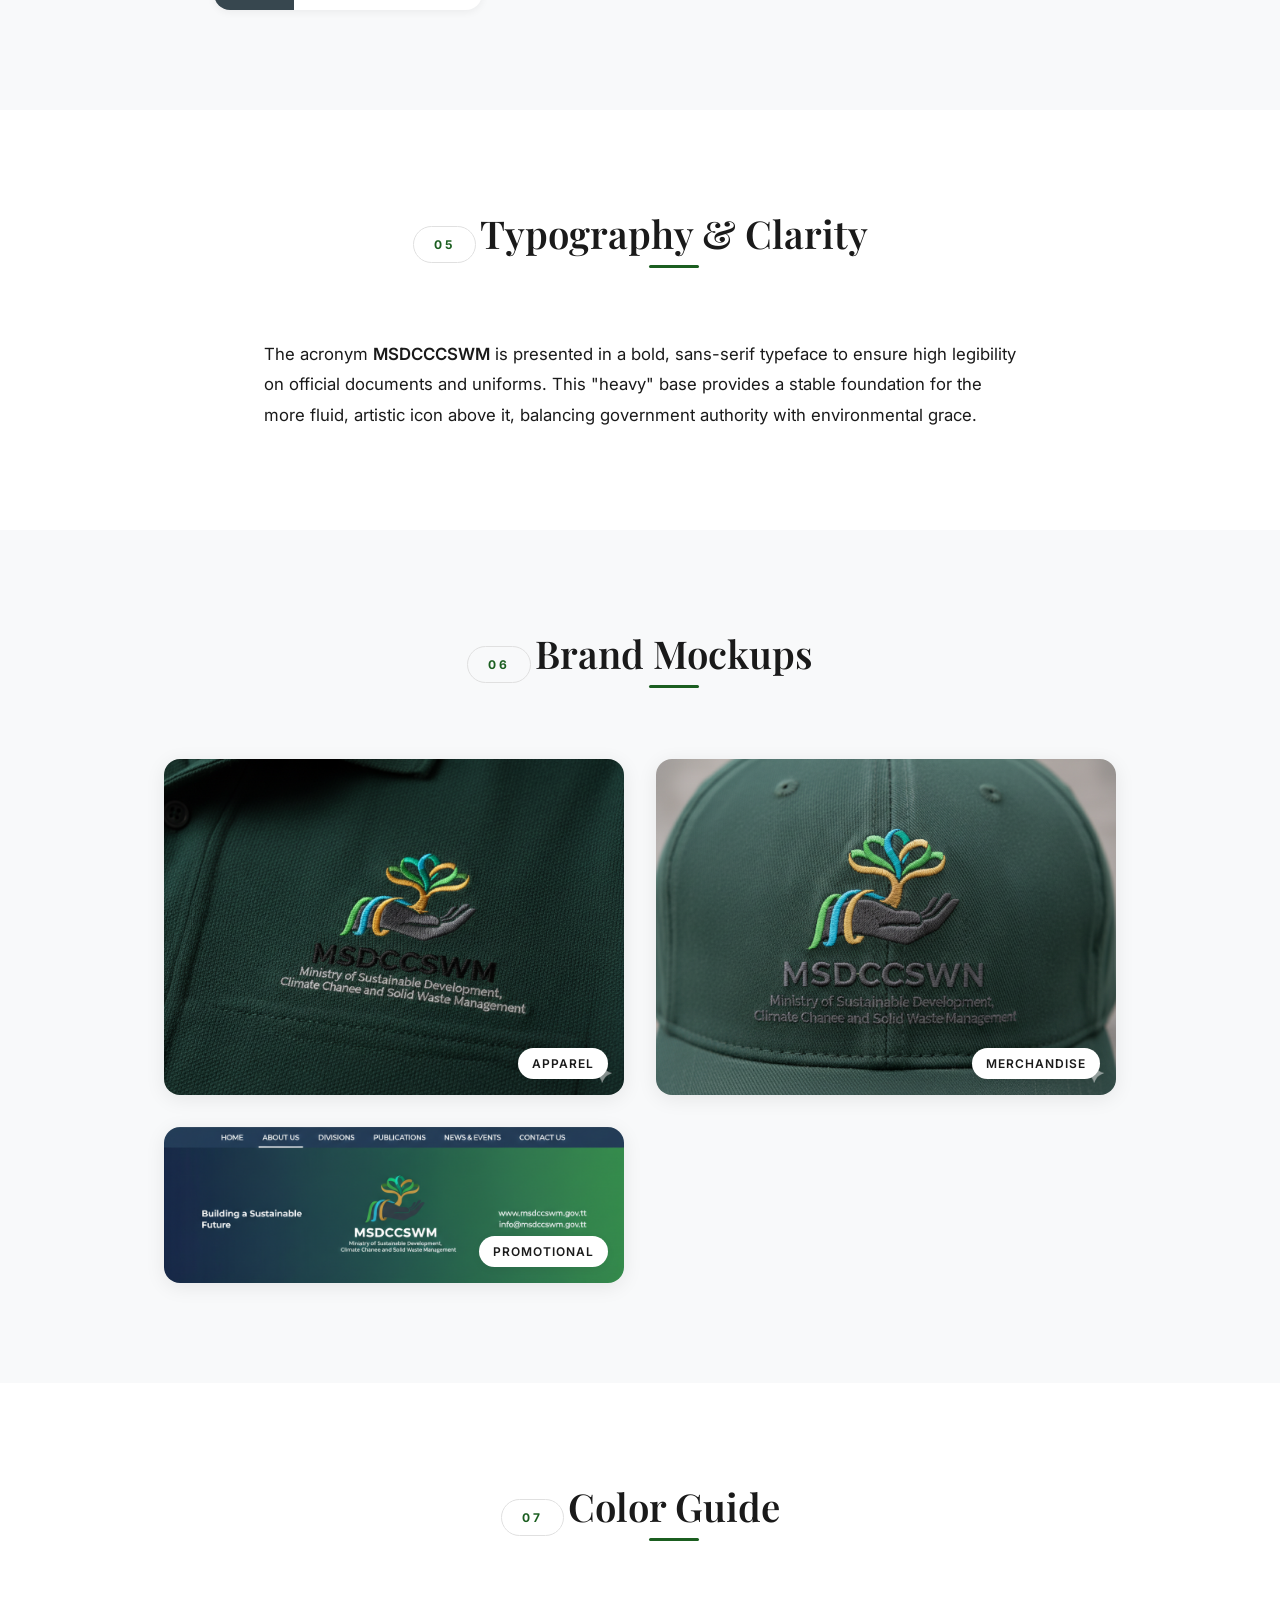
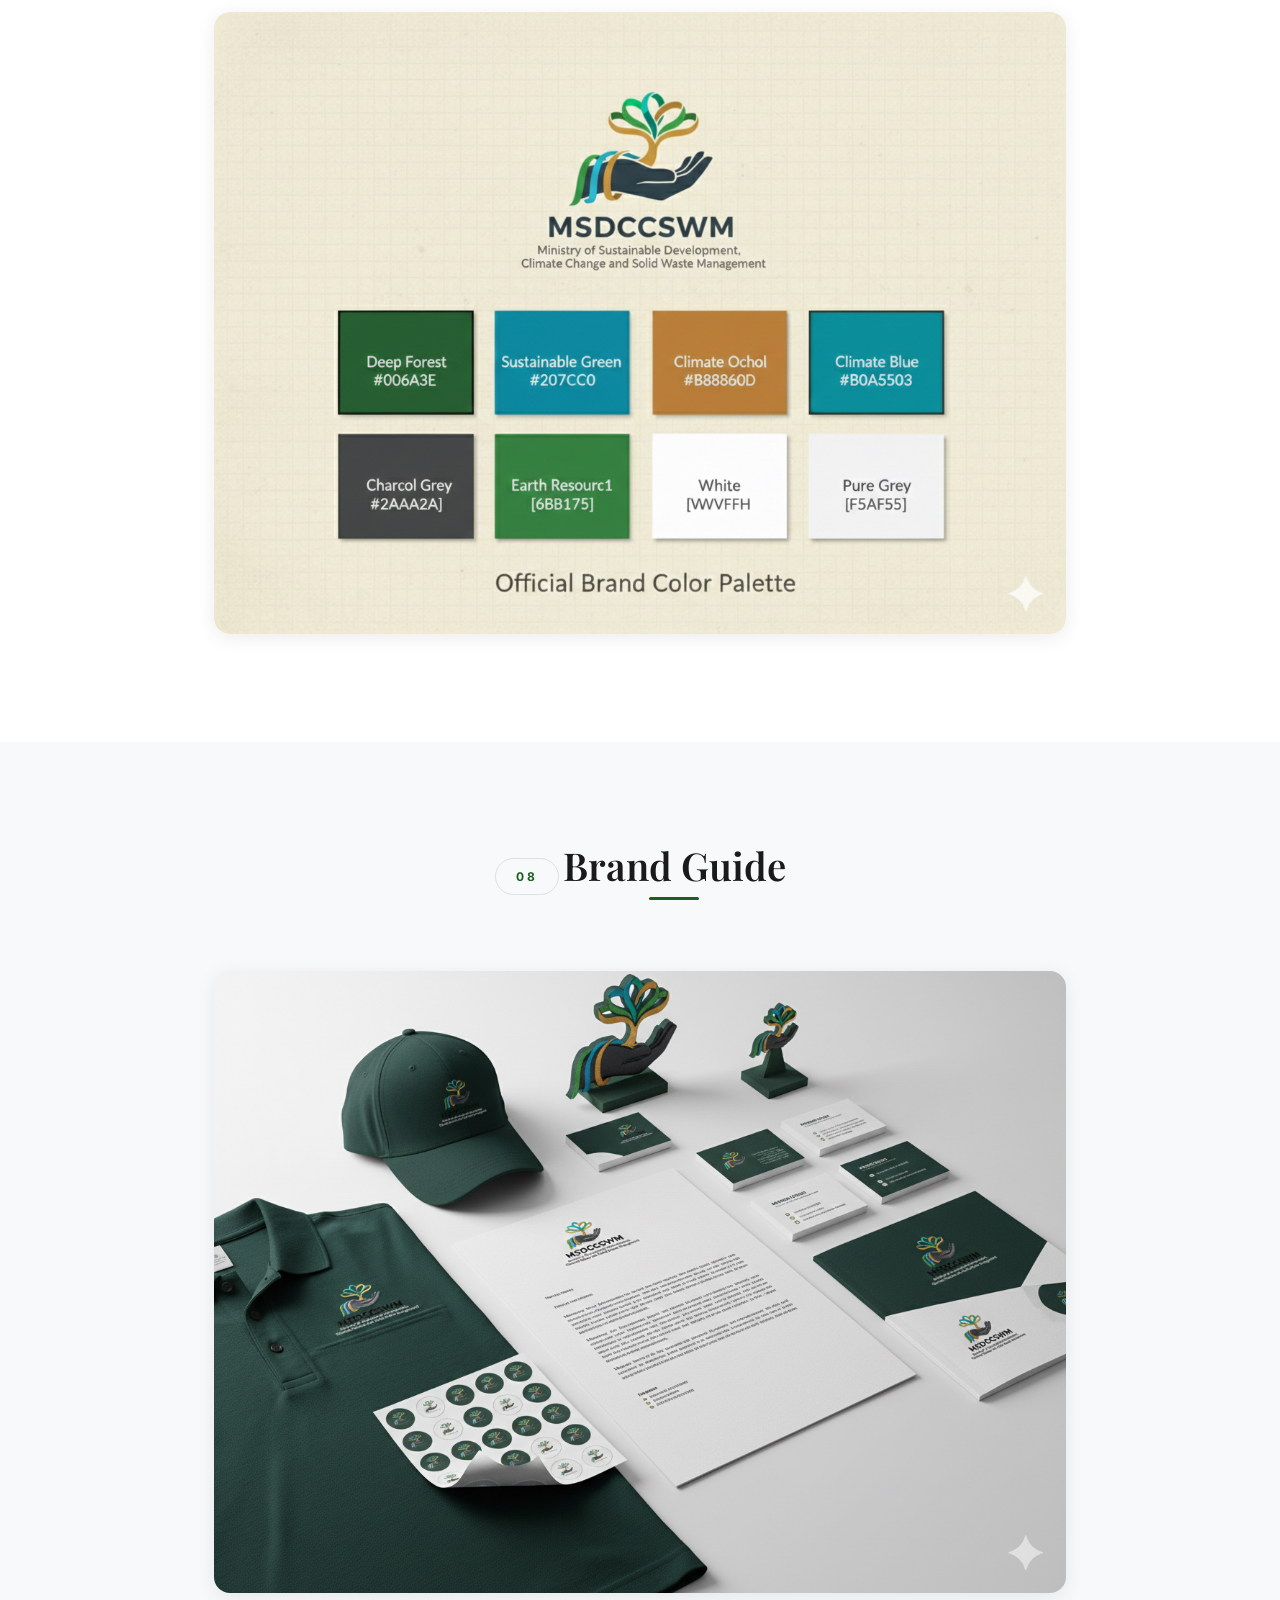
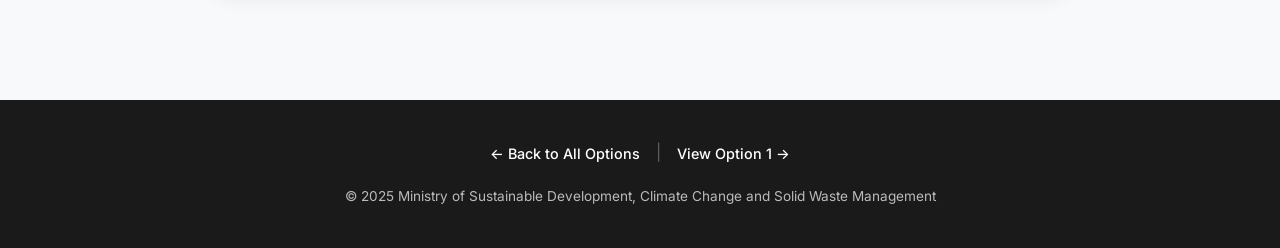
<file: option3/index.html>
<!DOCTYPE html>
<html lang="en">
<head>
    <meta charset="UTF-8">
    <meta name="viewport" content="width=device-width, initial-scale=1.0">
    <title>Option 3 - MSDCCSWM New Logo</title>
    <link rel="stylesheet" href="../css/styles.css">
    <link rel="stylesheet" href="../css/option.css">
    <link rel="preconnect" href="https://fonts.googleapis.com">
    <link rel="preconnect" href="https://fonts.gstatic.com" crossorigin>
    <link href="https://fonts.googleapis.com/css2?family=Playfair+Display:wght@400;600;700&family=Inter:wght@300;400;500;600;700&display=swap" rel="stylesheet">
</head>
<body class="option-page option-3">
    <div class="bg-pattern"></div>
    
    <!-- Navigation -->
    <nav class="top-nav">
        <a href="../index.html" class="back-link">
            <span class="back-arrow">←</span> Back to Options
        </a>
        <div class="nav-title">Option 3</div>
    </nav>

    <!-- Hero Section -->
    <section class="option-hero">
        <div class="container">
            <div class="hero-logo">
                <img src="../Option 3/LOGO.png" alt="Option 3 Logo">
            </div>
            <h1 class="hero-title">Hand of Guardianship</h1>
            <p class="hero-tagline">A "Tree of Life" held in a human hand, representing active guardianship</p>
        </div>
    </section>

    <!-- Logo Identity -->
    <section class="content-section" id="identity">
        <div class="container">
            <div class="section-header">
                <span class="section-label">01</span>
                <h2>Logo Identity & Philosophy</h2>
            </div>
            <div class="section-content">
                <p>The logo for the <strong>Ministry of Sustainable Development, Climate Change and Solid Waste Management (MSDCCCSWM)</strong> is a sophisticated blend of environmental stewardship and cultural heritage. It moves away from clinical government branding toward a more organic, human-centric identity that feels deeply rooted in the soil of Belize.</p>
                <p class="mt-4">The identity centers on the concept of <strong>active guardianship</strong>. By placing the "Tree of Life" directly within a human hand, the logo suggests that the future of the environment is not a distant concern, but a responsibility held literally in our hands. The <strong>style</strong> is modern-minimalist with an "illustrative" touch; the use of ribbons to form the tree creates a sense of movement and interconnectedness, suggesting that sustainability is a continuous process rather than a static goal.</p>
            </div>
        </div>
    </section>

    <!-- Mayan Connection -->
    <section class="content-section alt-bg" id="mayan">
        <div class="container">
            <div class="section-header">
                <span class="section-label">02</span>
                <h2>The Belizean & Mayan Connection</h2>
            </div>
            <div class="section-content">
                <p>The logo pays subtle homage to Belize's <strong>Mayan roots</strong> through its structural composition:</p>
                <div class="mayan-elements">
                    <div class="mayan-item">
                        <div class="mayan-icon">🌳</div>
                        <div>
                            <strong>The World Tree (Ceiba):</strong> In Mayan mythology, the <em>Ya'axché</em> (Ceiba tree) connects the underworld, the earth, and the heavens. The stylized ribbon tree mirrors this sacred geometry.
                        </div>
                    </div>
                    <div class="mayan-item">
                        <div class="mayan-icon">✋</div>
                        <div>
                            <strong>Hand of Creation:</strong> The hand is a frequent motif in Mayan glyphs, symbolizing action, offering, and the divine spark of life.
                        </div>
                    </div>
                    <div class="mayan-item">
                        <div class="mayan-icon">🍂</div>
                        <div>
                            <strong>Earth Tones:</strong> The specific palette reflects the lush tropical canopy and the fertile earth that sustained the ancient Maya and continues to define the Belizean landscape today.
                        </div>
                    </div>
                </div>
            </div>
        </div>
    </section>

    <!-- Breakdown -->
    <section class="content-section" id="breakdown">
        <div class="container">
            <div class="section-header">
                <span class="section-label">03</span>
                <h2>Breakdown of Elements</h2>
            </div>
            <div class="elements-grid">
                <div class="element-card">
                    <div class="element-icon" style="background: #1B5E20;">
                        <span>✋</span>
                    </div>
                    <h3>The Open Hand</h3>
                    <p>Represents protection, support, and the "human element" of government service. It signifies that the Ministry is a foundation for the nation's growth.</p>
                </div>
                <div class="element-card">
                    <div class="element-icon" style="background: #2E7D32;">
                        <span>🎀</span>
                    </div>
                    <h3>The Ribbon Tree</h3>
                    <p>The "leaves" are formed by looped ribbons, symbolizing the integration of different sectors—Climate Change, Solid Waste, and Development—weaving together into a single, healthy organism.</p>
                </div>
            </div>
        </div>
    </section>

    <!-- Color Symbolism -->
    <section class="content-section alt-bg" id="colors">
        <div class="container">
            <div class="section-header">
                <span class="section-label">04</span>
                <h2>Color Symbolism</h2>
            </div>
            <div class="color-palette">
                <div class="color-item">
                    <div class="color-swatch" style="background: #1B5E20;"></div>
                    <div class="color-info">
                        <span class="color-name">Deep Forest Green</span>
                        <span class="color-use">Sustainable Development - Vitality, Maya Mountains, conservation</span>
                    </div>
                </div>
                <div class="color-item">
                    <div class="color-swatch" style="background: #00838F;"></div>
                    <div class="color-info">
                        <span class="color-name">Azure & Teals</span>
                        <span class="color-use">Climate Change - Caribbean Sea, Barrier Reef, clean air</span>
                    </div>
                </div>
                <div class="color-item">
                    <div class="color-swatch" style="background: #FF8F00;"></div>
                    <div class="color-info">
                        <span class="color-name">Golden Ochre</span>
                        <span class="color-use">Energy/Resource Management - Wealth of resources, sunlight, circular energy</span>
                    </div>
                </div>
                <div class="color-item">
                    <div class="color-swatch" style="background: #37474F;"></div>
                    <div class="color-info">
                        <span class="color-name">Slate / Charcoal</span>
                        <span class="color-use">Solid Waste Management - Groundedness, infrastructure, waste processing</span>
                    </div>
                </div>
            </div>
        </div>
    </section>

    <!-- Typography -->
    <section class="content-section" id="typography">
        <div class="container">
            <div class="section-header">
                <span class="section-label">05</span>
                <h2>Typography & Clarity</h2>
            </div>
            <div class="section-content">
                <p>The acronym <strong>MSDCCCSWM</strong> is presented in a bold, sans-serif typeface to ensure high legibility on official documents and uniforms. This "heavy" base provides a stable foundation for the more fluid, artistic icon above it, balancing government authority with environmental grace.</p>
            </div>
        </div>
    </section>

    <!-- Mockups -->
    <section class="content-section alt-bg" id="mockups">
        <div class="container">
            <div class="section-header">
                <span class="section-label">06</span>
                <h2>Brand Mockups</h2>
            </div>
            <div class="mockups-grid">
                <div class="mockup-card">
                    <img src="../Option 3/SHIRT MOC UP.png" alt="Shirt Mockup">
                    <span class="mockup-label">Apparel</span>
                </div>
                <div class="mockup-card">
                    <img src="../Option 3/CAM MOC UP.png" alt="Camera Mockup">
                    <span class="mockup-label">Merchandise</span>
                </div>
                <div class="mockup-card">
                    <img src="../Option 3/BANNER.png" alt="Banner Mockup">
                    <span class="mockup-label">Promotional</span>
                </div>
            </div>
        </div>
    </section>

    <!-- Color Guide -->
    <section class="content-section" id="colorguide">
        <div class="container">
            <div class="section-header">
                <span class="section-label">07</span>
                <h2>Color Guide</h2>
            </div>
            <div class="brand-guide">
                <img src="../Option 3/COLOR GUIDE.png" alt="Color Guide" class="brand-guide-img">
            </div>
        </div>
    </section>

    <!-- Brand Guide -->
    <section class="content-section alt-bg" id="brandguide">
        <div class="container">
            <div class="section-header">
                <span class="section-label">08</span>
                <h2>Brand Guide</h2>
            </div>
            <div class="brand-guide">
                <img src="../Option 3/BRAND.png" alt="Brand Guide" class="brand-guide-img">
            </div>
        </div>
    </section>

    <!-- Footer -->
    <footer class="footer">
        <div class="container">
            <div class="footer-nav">
                <a href="../index.html">← Back to All Options</a>
                <span class="divider">|</span>
                <a href="../option1/index.html">View Option 1 →</a>
            </div>
            <p>&copy; 2025 Ministry of Sustainable Development, Climate Change and Solid Waste Management</p>
        </div>
    </footer>

    <script src="../js/main.js"></script>
</body>
</html>
</file>
<file: css/styles.css>
:root {
    --primary-green: #1B5E20;
    --primary-blue: #0277BD;
    --primary-orange: #F57C00;
    --text-dark: #1a1a1a;
    --text-light: #666;
    --bg-light: #fafafa;
    --white: #ffffff;
    --shadow-sm: 0 2px 8px rgba(0,0,0,0.06);
    --shadow-md: 0 4px 20px rgba(0,0,0,0.08);
    --shadow-lg: 0 8px 40px rgba(0,0,0,0.12);
    --radius-sm: 8px;
    --radius-md: 16px;
    --radius-lg: 24px;
}

* {
    margin: 0;
    padding: 0;
    box-sizing: border-box;
}

html {
    scroll-behavior: smooth;
}

body {
    font-family: 'Inter', -apple-system, BlinkMacSystemFont, sans-serif;
    background: var(--white);
    color: var(--text-dark);
    line-height: 1.6;
    overflow-x: hidden;
}

h1, h2, h3, h4 {
    font-family: 'Playfair Display', Georgia, serif;
    font-weight: 600;
    line-height: 1.2;
}

.container {
    max-width: 1200px;
    margin: 0 auto;
    padding: 0 24px;
}

/* Background Pattern */
.bg-pattern {
    position: fixed;
    top: 0;
    left: 0;
    width: 100%;
    height: 100%;
    background-image: 
        radial-gradient(circle at 20% 30%, rgba(27, 94, 32, 0.03) 0%, transparent 50%),
        radial-gradient(circle at 80% 70%, rgba(2, 119, 189, 0.03) 0%, transparent 50%),
        radial-gradient(circle at 50% 50%, rgba(245, 124, 0, 0.02) 0%, transparent 70%);
    pointer-events: none;
    z-index: -1;
}

/* Floating Shapes */
.floating-shape {
    position: fixed;
    border-radius: 50%;
    opacity: 0.4;
    pointer-events: none;
    z-index: -1;
    animation: float 20s ease-in-out infinite;
}

.shape-1 {
    width: 300px;
    height: 300px;
    background: linear-gradient(135deg, rgba(27, 94, 32, 0.08), transparent);
    top: 10%;
    left: -100px;
    animation-delay: 0s;
}

.shape-2 {
    width: 200px;
    height: 200px;
    background: linear-gradient(135deg, rgba(2, 119, 189, 0.08), transparent);
    top: 40%;
    right: -50px;
    animation-delay: -5s;
}

.shape-3 {
    width: 250px;
    height: 250px;
    background: linear-gradient(135deg, rgba(245, 124, 0, 0.06), transparent);
    bottom: 20%;
    left: 20%;
    animation-delay: -10s;
}

@keyframes float {
    0%, 100% { transform: translate(0, 0) rotate(0deg); }
    25% { transform: translate(20px, -20px) rotate(5deg); }
    50% { transform: translate(0, -30px) rotate(0deg); }
    75% { transform: translate(-20px, -10px) rotate(-5deg); }
}

/* Old Logo Section */
.old-logo-section {
    min-height: 100vh;
    display: flex;
    flex-direction: column;
    justify-content: center;
    align-items: center;
    padding: 60px 24px;
    position: relative;
    background: linear-gradient(180deg, #ffffff 0%, #f8f9fa 100%);
}

.section-label {
    font-size: 12px;
    font-weight: 600;
    letter-spacing: 3px;
    text-transform: uppercase;
    color: var(--text-light);
    margin-bottom: 32px;
    padding: 8px 20px;
    border: 1px solid #e0e0e0;
    border-radius: 30px;
}

.old-logo-wrapper {
    position: relative;
    animation: fadeInUp 1s ease-out;
}

.old-logo {
    max-width: 500px;
    width: 100%;
    height: auto;
    filter: drop-shadow(0 20px 60px rgba(0,0,0,0.15));
    transition: transform 0.5s ease, filter 0.5s ease;
}

.old-logo:hover {
    transform: scale(1.02);
    filter: drop-shadow(0 30px 80px rgba(0,0,0,0.2));
}

.scroll-indicator {
    position: absolute;
    bottom: 40px;
    left: 50%;
    transform: translateX(-50%);
    display: flex;
    flex-direction: column;
    align-items: center;
    gap: 12px;
    animation: fadeIn 1s ease-out 0.5s both;
}

.scroll-indicator span {
    font-size: 13px;
    color: var(--text-light);
    letter-spacing: 1px;
}

.scroll-arrow {
    width: 24px;
    height: 24px;
    border-right: 2px solid var(--primary-green);
    border-bottom: 2px solid var(--primary-green);
    transform: rotate(45deg);
    animation: bounce 2s infinite;
}

@keyframes bounce {
    0%, 20%, 50%, 80%, 100% { transform: translateY(0) rotate(45deg); }
    40% { transform: translateY(10px) rotate(45deg); }
    60% { transform: translateY(5px) rotate(45deg); }
}

@keyframes fadeInUp {
    from {
        opacity: 0;
        transform: translateY(40px);
    }
    to {
        opacity: 1;
        transform: translateY(0);
    }
}

@keyframes fadeIn {
    from { opacity: 0; }
    to { opacity: 1; }
}

/* Options Section */
.options-section {
    padding: 100px 0;
    background: var(--white);
    position: relative;
}

.options-section::before {
    content: '';
    position: absolute;
    top: 0;
    left: 0;
    right: 0;
    height: 1px;
    background: linear-gradient(90deg, transparent, #e0e0e0, transparent);
}

.main-title {
    text-align: center;
    margin-bottom: 80px;
    animation: fadeInUp 0.8s ease-out;
}

.main-title h1 {
    font-size: clamp(2.5rem, 5vw, 4rem);
    color: var(--text-dark);
    margin-bottom: 16px;
    position: relative;
    display: inline-block;
}

.main-title h1::after {
    content: '';
    position: absolute;
    bottom: -8px;
    left: 50%;
    transform: translateX(-50%);
    width: 60px;
    height: 3px;
    background: linear-gradient(90deg, var(--primary-green), var(--primary-blue));
    border-radius: 2px;
}

.main-title .subtitle {
    font-size: 1.1rem;
    color: var(--primary-green);
    font-weight: 500;
    margin-top: 24px;
    letter-spacing: 0.5px;
}

.main-title .tagline {
    font-size: 1rem;
    color: var(--text-light);
    margin-top: 12px;
    max-width: 600px;
    margin-left: auto;
    margin-right: auto;
}

/* Options Grid */
.options-grid {
    display: grid;
    grid-template-columns: repeat(auto-fit, minmax(340px, 1fr));
    gap: 40px;
    max-width: 1100px;
    margin: 0 auto;
}

.option-card {
    background: var(--white);
    border-radius: var(--radius-lg);
    overflow: hidden;
    box-shadow: var(--shadow-md);
    transition: all 0.4s cubic-bezier(0.4, 0, 0.2, 1);
    position: relative;
    animation: fadeInUp 0.8s ease-out both;
}

.option-card:nth-child(1) { animation-delay: 0.1s; }
.option-card:nth-child(2) { animation-delay: 0.2s; }
.option-card:nth-child(3) { animation-delay: 0.3s; }

.option-card:hover {
    transform: translateY(-8px);
    box-shadow: var(--shadow-lg);
}

.option-number {
    position: absolute;
    top: 20px;
    left: 20px;
    background: var(--text-dark);
    color: var(--white);
    font-size: 11px;
    font-weight: 700;
    letter-spacing: 2px;
    padding: 6px 14px;
    border-radius: 20px;
    z-index: 2;
}

.option-preview {
    background: linear-gradient(135deg, #f8f9fa 0%, #ffffff 100%);
    padding: 50px 40px;
    display: flex;
    align-items: center;
    justify-content: center;
    position: relative;
    overflow: hidden;
}

.option-preview::before {
    content: '';
    position: absolute;
    top: 0;
    left: 0;
    right: 0;
    bottom: 0;
    background: 
        radial-gradient(circle at 30% 30%, rgba(255,255,255,0.8) 0%, transparent 50%),
        radial-gradient(circle at 70% 70%, rgba(0,0,0,0.02) 0%, transparent 50%);
}

.option-preview img {
    max-width: 180px;
    width: 100%;
    height: auto;
    position: relative;
    z-index: 1;
    transition: transform 0.4s ease;
}

.option-card:hover .option-preview img {
    transform: scale(1.08);
}

.option-info {
    padding: 32px;
}

.option-info h2 {
    font-size: 1.4rem;
    margin-bottom: 12px;
    color: var(--text-dark);
}

.option-info p {
    font-size: 0.95rem;
    color: var(--text-light);
    line-height: 1.7;
    margin-bottom: 24px;
}

.btn {
    display: inline-block;
    padding: 14px 32px;
    font-size: 0.9rem;
    font-weight: 600;
    letter-spacing: 0.5px;
    text-decoration: none;
    border-radius: var(--radius-sm);
    transition: all 0.3s ease;
    cursor: pointer;
}

.btn-primary {
    background: var(--text-dark);
    color: var(--white);
    border: 2px solid var(--text-dark);
}

.btn-primary:hover {
    background: transparent;
    color: var(--text-dark);
}

.option-colors {
    display: flex;
    gap: 10px;
    padding: 0 32px 24px;
}

.color-dot {
    width: 28px;
    height: 28px;
    border-radius: 50%;
    box-shadow: inset 0 -2px 4px rgba(0,0,0,0.2), 0 2px 8px rgba(0,0,0,0.1);
}

/* Footer */
.footer {
    background: var(--text-dark);
    color: var(--white);
    padding: 40px 0;
    text-align: center;
}

.footer p {
    font-size: 0.9rem;
    opacity: 0.8;
}

.footer-sub {
    font-size: 0.8rem !important;
    opacity: 0.5 !important;
    margin-top: 8px;
    letter-spacing: 2px;
    text-transform: uppercase;
}

/* Responsive */
@media (max-width: 768px) {
    .old-logo-section {
        min-height: 80vh;
    }
    
    .old-logo {
        max-width: 300px;
    }
    
    .options-grid {
        grid-template-columns: 1fr;
        padding: 0 16px;
    }
    
    .main-title {
        margin-bottom: 48px;
        padding: 0 16px;
    }
    
    .option-info {
        padding: 24px;
    }
    
    .option-colors {
        padding: 0 24px 20px;
    }
}

/* Page Transition */
.page-content {
    display: none;
    animation: fadeIn 0.5s ease;
}

.page-content.active {
    display: block;
}
</file>
<file: css/option.css>
/* Option Page Styles */

/* Top Navigation */
.top-nav {
    position: fixed;
    top: 0;
    left: 0;
    right: 0;
    display: flex;
    justify-content: space-between;
    align-items: center;
    padding: 16px 32px;
    background: rgba(255, 255, 255, 0.95);
    backdrop-filter: blur(10px);
    z-index: 1000;
    border-bottom: 1px solid rgba(0,0,0,0.05);
}

.back-link {
    display: flex;
    align-items: center;
    gap: 8px;
    color: var(--text-dark);
    text-decoration: none;
    font-weight: 500;
    font-size: 0.9rem;
    transition: color 0.3s ease;
}

.back-link:hover {
    color: var(--primary-green);
}

.back-arrow {
    font-size: 1.2rem;
}

.nav-title {
    font-weight: 700;
    font-size: 0.9rem;
    letter-spacing: 2px;
    text-transform: uppercase;
    color: var(--text-light);
}

/* Option Hero */
.option-hero {
    min-height: 70vh;
    display: flex;
    flex-direction: column;
    justify-content: center;
    align-items: center;
    padding: 120px 24px 80px;
    text-align: center;
    position: relative;
}

.hero-logo {
    margin-bottom: 32px;
    animation: fadeInUp 0.8s ease-out;
}

.hero-logo img {
    max-width: 280px;
    width: 100%;
    height: auto;
    filter: drop-shadow(0 20px 60px rgba(0,0,0,0.15));
    transition: transform 0.5s ease;
}

.hero-logo:hover img {
    transform: scale(1.05);
}

.hero-title {
    font-size: clamp(2rem, 4vw, 3rem);
    color: var(--text-dark);
    margin-bottom: 16px;
    animation: fadeInUp 0.8s ease-out 0.1s both;
}

.hero-tagline {
    font-size: 1.1rem;
    color: var(--text-light);
    max-width: 500px;
    animation: fadeInUp 0.8s ease-out 0.2s both;
}

/* Content Sections */
.content-section {
    padding: 100px 0;
    position: relative;
}

.content-section.alt-bg {
    background: #f8f9fa;
}

.section-header {
    text-align: center;
    margin-bottom: 60px;
}

.section-header .section-label {
    display: inline-block;
    font-size: 12px;
    font-weight: 700;
    letter-spacing: 3px;
    color: var(--primary-green);
    margin-bottom: 16px;
}

.section-header h2 {
    font-size: clamp(1.8rem, 3vw, 2.5rem);
    color: var(--text-dark);
    position: relative;
    display: inline-block;
}

.section-header h2::after {
    content: '';
    position: absolute;
    bottom: -12px;
    left: 50%;
    transform: translateX(-50%);
    width: 50px;
    height: 3px;
    background: var(--primary-green);
    border-radius: 2px;
}

.section-content {
    max-width: 800px;
    margin: 0 auto;
    padding: 0 24px;
}

.section-content p {
    font-size: 1.05rem;
    line-height: 1.8;
    color: var(--text-dark);
}

.section-content p strong {
    color: var(--text-dark);
    font-weight: 600;
}

.section-content .mt-4 {
    margin-top: 24px;
}

/* Elements Grid */
.elements-grid {
    display: grid;
    grid-template-columns: repeat(auto-fit, minmax(280px, 1fr));
    gap: 32px;
    max-width: 1000px;
    margin: 0 auto;
    padding: 0 24px;
}

.element-card {
    background: var(--white);
    border-radius: var(--radius-md);
    padding: 32px;
    box-shadow: var(--shadow-sm);
    transition: all 0.3s ease;
    text-align: center;
}

.element-card:hover {
    transform: translateY(-4px);
    box-shadow: var(--shadow-md);
}

.element-icon {
    width: 64px;
    height: 64px;
    border-radius: 50%;
    display: flex;
    align-items: center;
    justify-content: center;
    margin: 0 auto 20px;
    font-size: 1.8rem;
}

.element-card h3 {
    font-family: 'Inter', sans-serif;
    font-size: 1.1rem;
    font-weight: 600;
    margin-bottom: 12px;
    color: var(--text-dark);
}

.element-card p {
    font-size: 0.9rem;
    color: var(--text-light);
    line-height: 1.6;
}

/* Color Palette */
.color-palette {
    display: grid;
    grid-template-columns: repeat(auto-fit, minmax(220px, 1fr));
    gap: 24px;
    max-width: 900px;
    margin: 0 auto;
    padding: 0 24px;
}

.color-item {
    background: var(--white);
    border-radius: var(--radius-md);
    overflow: hidden;
    box-shadow: var(--shadow-sm);
    display: flex;
    transition: transform 0.3s ease, box-shadow 0.3s ease;
}

.color-item:hover {
    transform: translateY(-4px);
    box-shadow: var(--shadow-md);
}

.color-swatch {
    width: 80px;
    min-height: 100px;
    flex-shrink: 0;
}

.color-info {
    padding: 16px;
    display: flex;
    flex-direction: column;
    justify-content: center;
}

.color-name {
    font-weight: 600;
    font-size: 0.95rem;
    color: var(--text-dark);
    margin-bottom: 4px;
}

.color-use {
    font-size: 0.8rem;
    color: var(--text-light);
    line-height: 1.4;
}

/* Color Symbolism */
.color-symbolism {
    margin-top: 40px;
    display: flex;
    flex-direction: column;
    gap: 20px;
}

.symbolism-item {
    display: flex;
    align-items: flex-start;
    gap: 16px;
    padding: 20px;
    background: var(--white);
    border-radius: var(--radius-sm);
    box-shadow: var(--shadow-sm);
}

.symbolism-color {
    width: 40px;
    height: 40px;
    border-radius: 8px;
    flex-shrink: 0;
}

.symbolism-item p, .symbolism-item div:not(.symbolism-color) {
    font-size: 0.95rem;
    color: var(--text-dark);
    line-height: 1.6;
}

/* Mayan Elements */
.mayan-elements {
    margin-top: 40px;
    display: flex;
    flex-direction: column;
    gap: 24px;
}

.mayan-item {
    display: flex;
    align-items: flex-start;
    gap: 20px;
    padding: 24px;
    background: var(--white);
    border-radius: var(--radius-md);
    box-shadow: var(--shadow-sm);
}

.mayan-icon {
    font-size: 2rem;
    width: 60px;
    height: 60px;
    display: flex;
    align-items: center;
    justify-content: center;
    background: #f8f9fa;
    border-radius: 12px;
    flex-shrink: 0;
}

.mayan-item p {
    font-size: 0.95rem;
    line-height: 1.6;
}

/* Mockups Grid */
.mockups-grid {
    display: grid;
    grid-template-columns: repeat(auto-fit, minmax(300px, 1fr));
    gap: 32px;
    max-width: 1000px;
    margin: 0 auto;
    padding: 0 24px;
}

.mockup-card {
    background: var(--white);
    border-radius: var(--radius-md);
    overflow: hidden;
    box-shadow: var(--shadow-md);
    transition: transform 0.3s ease;
    position: relative;
}

.mockup-card:hover {
    transform: translateY(-6px);
}

.mockup-card img {
    width: 100%;
    height: auto;
    display: block;
}

.mockup-label {
    position: absolute;
    bottom: 16px;
    right: 16px;
    background: var(--white);
    padding: 6px 14px;
    border-radius: 20px;
    font-size: 0.75rem;
    font-weight: 600;
    letter-spacing: 1px;
    text-transform: uppercase;
    box-shadow: var(--shadow-sm);
}

/* Brand Guide */
.brand-guide {
    max-width: 900px;
    margin: 0 auto;
    padding: 0 24px;
}

.brand-guide-img {
    width: 100%;
    height: auto;
    border-radius: var(--radius-md);
    box-shadow: var(--shadow-md);
}

/* Footer */
.footer {
    background: var(--text-dark);
    color: var(--white);
    padding: 40px 0;
    text-align: center;
}

.footer-nav {
    display: flex;
    justify-content: center;
    align-items: center;
    gap: 16px;
    margin-bottom: 20px;
}

.footer-nav a {
    color: var(--white);
    text-decoration: none;
    font-weight: 500;
    font-size: 0.9rem;
    transition: opacity 0.3s ease;
}

.footer-nav a:hover {
    opacity: 0.7;
}

.footer-nav .divider {
    opacity: 0.3;
}

.footer p {
    font-size: 0.85rem;
    opacity: 0.7;
}

/* Responsive */
@media (max-width: 768px) {
    .top-nav {
        padding: 12px 20px;
    }
    
    .nav-title {
        font-size: 0.75rem;
    }
    
    .option-hero {
        padding: 100px 20px 60px;
        min-height: 60vh;
    }
    
    .hero-logo img {
        max-width: 200px;
    }
    
    .content-section {
        padding: 60px 0;
    }
    
    .elements-grid,
    .mockups-grid {
        grid-template-columns: 1fr;
    }
    
    .mayan-item {
        flex-direction: column;
        text-align: center;
    }
    
    .mayan-icon {
        margin: 0 auto;
    }
    
    .color-item {
        flex-direction: column;
    }
    
    .color-swatch {
        width: 100%;
        height: 60px;
    }
}
</file>
